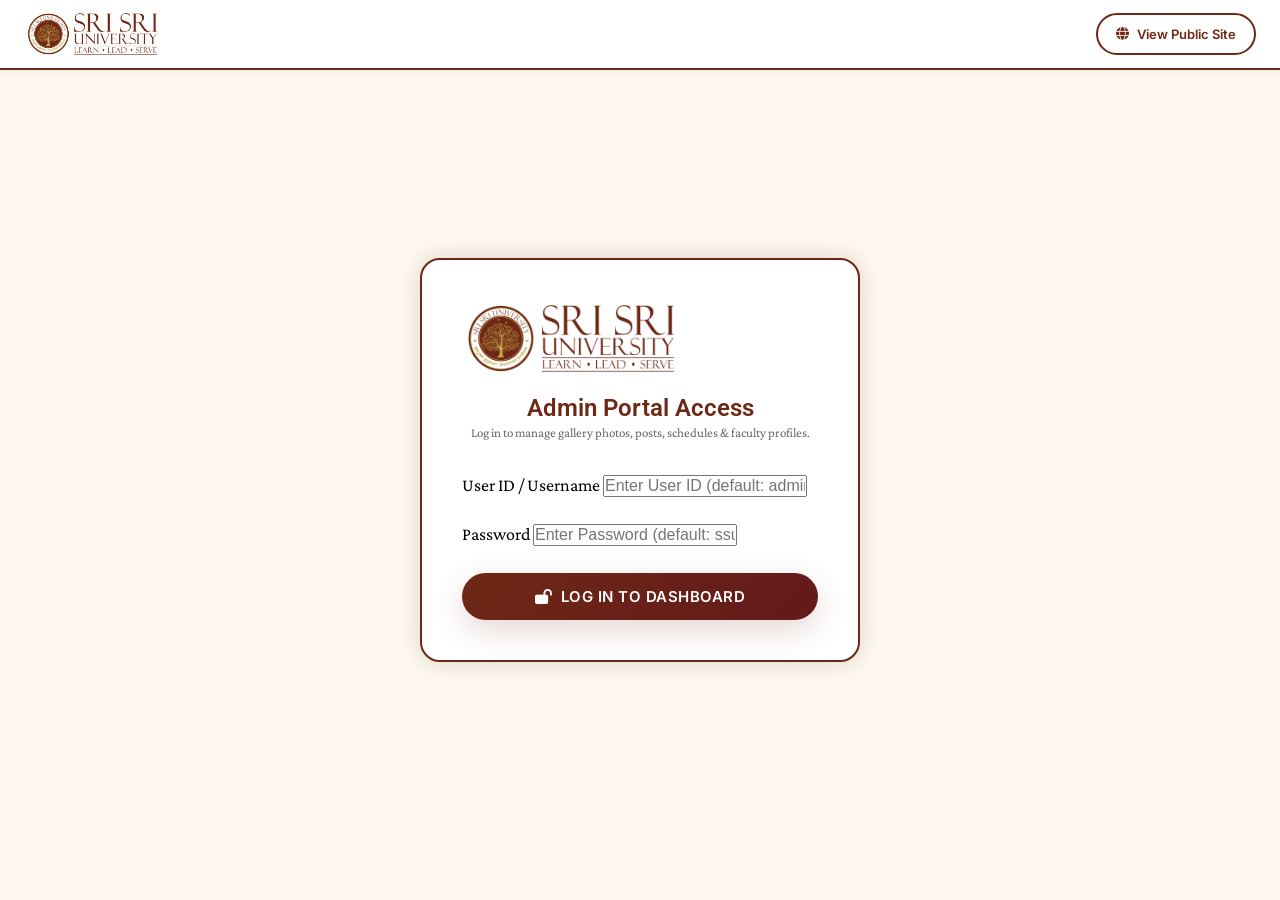
<file: admin.html>
<!DOCTYPE html>
<html lang="en">
<head>
  <meta charset="UTF-8">
  <meta name="viewport" content="width=device-width, initial-scale=1.0">
  <title>Admin Dashboard Portal | Sri Sri University Sports Council</title>
  <meta name="description" content="Official Admin Portal for Sri Sri University Sports Council. Manage photo gallery, news, blogs, events, match schedules, and faculty profiles.">

  <!-- Favicon -->
  <link rel="icon" type="image/png" href="assets/ssu_round_favicon.png">
  <link rel="apple-touch-icon" href="assets/ssu_round_favicon.png">

  <!-- Font Awesome Icons -->
  <link rel="stylesheet" href="https://cdnjs.cloudflare.com/ajax/libs/font-awesome/6.5.1/css/all.min.css">
  
  <!-- Design System CSS -->
  <link rel="stylesheet" href="css/design-system.css">
  <link rel="stylesheet" href="css/main.css">
</head>
<body style="background: var(--color-bg-block);">

  <!-- Admin Top Bar -->
  <header class="ssu-header" style="background: #ffffff; border-bottom: 2px solid var(--color-primary);">
    <div class="header-container">
      <a href="index.html" class="ssu-brand">
        <img src="assets/ssu_logo.png" class="ssu-logo-img" alt="SSU Logo">
      </a>

      <div style="display: flex; align-items: center; gap: 16px;">
        <a href="index.html" class="btn-outline" style="padding: 8px 16px; font-size: 13px;">
          <i class="fas fa-globe"></i> View Public Site
        </a>
        <button id="admin-logout-btn" class="btn-primary" style="display: none; padding: 8px 16px; font-size: 13px; background: var(--color-danger); border-color: var(--color-danger);">
          <i class="fas fa-sign-out-alt"></i> Logout
        </button>
      </div>
    </div>
  </header>

  <!-- LOGIN CONTAINER -->
  <div id="admin-login-container" style="min-height: calc(100vh - 120px); display: flex; align-items: center; justify-content: center; padding: 20px;">
    <div class="card-ssu" style="max-width: 440px; width: 100%; background: #ffffff; padding: 40px; border: 2px solid var(--color-primary); box-shadow: var(--shadow-high);">
      <div style="text-align: center; margin-bottom: 28px;">
        <img src="assets/ssu_logo.png" style="max-width: 220px; height: auto; margin-bottom: 16px;" alt="SSU Seal">
        <h2 style="font-size: 24px; color: var(--color-primary); font-family: var(--font-heading);">Admin Portal Access</h2>
        <p style="font-size: 13px; color: var(--color-text-muted);">Log in to manage gallery photos, posts, schedules & faculty profiles.</p>
      </div>

      <form id="admin-login-form">
        <div class="form-group" style="margin-bottom: 20px;">
          <label class="form-label" for="login-username">User ID / Username</label>
          <input type="text" id="login-username" class="form-input" required placeholder="Enter User ID (default: admin)">
        </div>

        <div class="form-group" style="margin-bottom: 24px;">
          <label class="form-label" for="login-password">Password</label>
          <input type="password" id="login-password" class="form-input" required placeholder="Enter Password (default: ssu@sports2026)">
        </div>

        <div id="login-error-msg" style="display: none; background: #fff2f0; color: var(--color-danger); border: 1px solid var(--color-danger); padding: 10px; border-radius: 8px; font-size: 13px; margin-bottom: 20px; text-align: center;">
          Invalid User ID or Password!
        </div>

        <button type="submit" class="btn-primary" style="width: 100%; text-align: center; justify-content: center; padding: 14px;">
          <i class="fas fa-lock-open"></i> Log In to Dashboard
        </button>
      </form>
    </div>
  </div>

  <!-- DASHBOARD CONTAINER (PROTECTED) -->
  <div id="admin-dashboard-container" style="display: none; padding: 40px 24px;">
    <div class="container-ssu">
      
      <!-- Welcome Header & Quick Stats -->
      <div style="margin-bottom: 32px; display: flex; align-items: center; justify-content: space-between; flex-wrap: wrap; gap: 20px;">
        <div>
          <span class="badge-ssu"><i class="fas fa-user-shield"></i> AUTHENTICATED ADMIN SESSION</span>
          <h1 style="font-size: 32px; color: var(--color-text); margin-top: 6px;">Sports Council Control Center</h1>
        </div>
      </div>

      <!-- Stats Summary Row -->
      <div style="display: grid; grid-template-columns: repeat(auto-fit, minmax(220px, 1fr)); gap: 20px; margin-bottom: 40px;">
        <div class="card-ssu" style="background: #ffffff;">
          <div style="display: flex; align-items: center; gap: 16px;">
            <div style="width: 50px; height: 50px; border-radius: 12px; background: #fff8ee; color: var(--color-primary); display: flex; align-items: center; justify-content: center; font-size: 22px;">
              <i class="fas fa-images"></i>
            </div>
            <div>
              <span style="font-size: 12px; color: var(--color-text-muted); font-weight: 600; text-transform: uppercase;">Gallery Photos</span>
              <h3 id="stat-gallery-count" style="font-size: 28px; color: var(--color-primary); margin: 0;">0</h3>
            </div>
          </div>
        </div>

        <div class="card-ssu" style="background: #ffffff;">
          <div style="display: flex; align-items: center; gap: 16px;">
            <div style="width: 50px; height: 50px; border-radius: 12px; background: #fff8ee; color: var(--color-primary); display: flex; align-items: center; justify-content: center; font-size: 22px;">
              <i class="fas fa-newspaper"></i>
            </div>
            <div>
              <span style="font-size: 12px; color: var(--color-text-muted); font-weight: 600; text-transform: uppercase;">Posts & News</span>
              <h3 id="stat-news-count" style="font-size: 28px; color: var(--color-primary); margin: 0;">0</h3>
            </div>
          </div>
        </div>

        <div class="card-ssu" style="background: #ffffff;">
          <div style="display: flex; align-items: center; gap: 16px;">
            <div style="width: 50px; height: 50px; border-radius: 12px; background: #fff8ee; color: var(--color-primary); display: flex; align-items: center; justify-content: center; font-size: 22px;">
              <i class="fas fa-calendar-alt"></i>
            </div>
            <div>
              <span style="font-size: 12px; color: var(--color-text-muted); font-weight: 600; text-transform: uppercase;">Match Schedules</span>
              <h3 id="stat-schedule-count" style="font-size: 28px; color: var(--color-primary); margin: 0;">0</h3>
            </div>
          </div>
        </div>

        <div class="card-ssu" style="background: #ffffff;">
          <div style="display: flex; align-items: center; gap: 16px;">
            <div style="width: 50px; height: 50px; border-radius: 12px; background: #fff8ee; color: var(--color-primary); display: flex; align-items: center; justify-content: center; font-size: 22px;">
              <i class="fas fa-user-graduate"></i>
            </div>
            <div>
              <span style="font-size: 12px; color: var(--color-text-muted); font-weight: 600; text-transform: uppercase;">Coaches / Faculty</span>
              <h3 id="stat-coaches-count" style="font-size: 28px; color: var(--color-primary); margin: 0;">0</h3>
            </div>
          </div>
        </div>
      </div>

      <!-- Dashboard Tabs Navigation -->
      <div class="portal-tabs-nav" style="margin-bottom: 24px;">
        <button class="portal-tab-btn active" data-tab="gallery-tab">
          <i class="fas fa-images"></i> Manage Gallery Photos
        </button>
        <button class="portal-tab-btn" data-tab="news-tab">
          <i class="fas fa-bullhorn"></i> Manage Posts, Blogs & News
        </button>
        <button class="portal-tab-btn" data-tab="schedule-tab">
          <i class="fas fa-calendar-check"></i> Manage Games & Match Schedules
        </button>
        <button class="portal-tab-btn" data-tab="coaches-tab">
          <i class="fas fa-id-badge"></i> Manage Faculty & Coaches
        </button>
      </div>

      <!-- TAB 1: GALLERY MANAGEMENT PANEL -->
      <div id="gallery-tab" class="dashboard-tab-content card-ssu" style="background: #ffffff;">
        <div style="display: flex; align-items: center; justify-content: space-between; margin-bottom: 24px; flex-wrap: wrap; gap: 12px;">
          <div>
            <h2 style="font-size: 22px; color: var(--color-primary);">Sports Photo Gallery</h2>
            <p style="font-size: 13px; color: var(--color-text-muted);">Add new photos or remove existing ones live on the public site.</p>
          </div>
          <button class="btn-primary" id="btn-open-add-gallery-modal">
            <i class="fas fa-plus"></i> Add New Gallery Photo
          </button>
        </div>

        <div style="overflow-x: auto;">
          <table class="receipt-table">
            <thead>
              <tr style="background: var(--color-bg-block);">
                <th style="padding: 12px;">Preview</th>
                <th style="padding: 12px;">Title</th>
                <th style="padding: 12px;">Category</th>
                <th style="padding: 12px;">Actions</th>
              </tr>
            </thead>
            <tbody id="admin-gallery-table-body">
              <!-- Dynamically populated -->
            </tbody>
          </table>
        </div>
      </div>

      <!-- TAB 2: POSTS / NEWS MANAGEMENT PANEL -->
      <div id="news-tab" class="dashboard-tab-content card-ssu" style="display: none; background: #ffffff;">
        <div style="display: flex; align-items: center; justify-content: space-between; margin-bottom: 24px; flex-wrap: wrap; gap: 12px;">
          <div>
            <h2 style="font-size: 22px; color: var(--color-primary);">Posts, Blogs, Events & Achievements</h2>
            <p style="font-size: 13px; color: var(--color-text-muted);">Create, edit, or delete news items with featured image highlights.</p>
          </div>
          <button class="btn-primary" id="btn-open-add-news-modal">
            <i class="fas fa-plus"></i> Create New Post / News
          </button>
        </div>

        <div style="overflow-x: auto;">
          <table class="receipt-table">
            <thead>
              <tr style="background: var(--color-bg-block);">
                <th style="padding: 12px;">Featured Image</th>
                <th style="padding: 12px;">Title</th>
                <th style="padding: 12px;">Category</th>
                <th style="padding: 12px;">Summary</th>
                <th style="padding: 12px;">Date</th>
                <th style="padding: 12px;">Actions</th>
              </tr>
            </thead>
            <tbody id="admin-news-table-body">
              <!-- Dynamically populated -->
            </tbody>
          </table>
        </div>
      </div>

      <!-- TAB 3: MATCH FIXTURES & GAMES SCHEDULE MANAGEMENT PANEL -->
      <div id="schedule-tab" class="dashboard-tab-content card-ssu" style="display: none; background: #ffffff;">
        <div style="display: flex; align-items: center; justify-content: space-between; margin-bottom: 24px; flex-wrap: wrap; gap: 12px;">
          <div>
            <h2 style="font-size: 22px; color: var(--color-primary);">Intra & Inter Games & Match Schedules</h2>
            <p style="font-size: 13px; color: var(--color-text-muted);">Add, edit, update, or delete tournament fixtures for Intra and Inter University sports.</p>
          </div>
          <button class="btn-primary" id="btn-open-add-schedule-modal">
            <i class="fas fa-plus"></i> Add New Match Schedule
          </button>
        </div>

        <div style="overflow-x: auto;">
          <table class="receipt-table">
            <thead>
              <tr style="background: var(--color-bg-block);">
                <th style="padding: 12px;">Tournament Type</th>
                <th style="padding: 12px;">Date & Time</th>
                <th style="padding: 12px;">Sport Event</th>
                <th style="padding: 12px;">Teams / Matchup</th>
                <th style="padding: 12px;">Venue / Ground</th>
                <th style="padding: 12px;">Status</th>
                <th style="padding: 12px;">Actions</th>
              </tr>
            </thead>
            <tbody id="admin-schedule-table-body">
              <!-- Dynamically populated -->
            </tbody>
          </table>
        </div>
      </div>

      <!-- TAB 4: COACHES / FACULTY MANAGEMENT PANEL -->
      <div id="coaches-tab" class="dashboard-tab-content card-ssu" style="display: none; background: #ffffff;">
        <div style="display: flex; align-items: center; justify-content: space-between; margin-bottom: 24px; flex-wrap: wrap; gap: 12px;">
          <div>
            <h2 style="font-size: 22px; color: var(--color-primary);">Coaches & Faculty Profiles</h2>
            <p style="font-size: 13px; color: var(--color-text-muted);">Add, update, or remove trainer profiles displayed on the website.</p>
          </div>
          <button class="btn-primary" id="btn-open-add-coach-modal">
            <i class="fas fa-plus"></i> Add New Coach Profile
          </button>
        </div>

        <div style="overflow-x: auto;">
          <table class="receipt-table">
            <thead>
              <tr style="background: var(--color-bg-block);">
                <th style="padding: 12px;">Photo</th>
                <th style="padding: 12px;">Name</th>
                <th style="padding: 12px;">Role & Specialization</th>
                <th style="padding: 12px;">Contact</th>
                <th style="padding: 12px;">Actions</th>
              </tr>
            </thead>
            <tbody id="admin-coaches-table-body">
              <!-- Dynamically populated -->
            </tbody>
          </table>
        </div>
      </div>

    </div>
  </div>

  <!-- ADMIN MODALS -->

  <!-- Modal 1: Add Gallery Photo -->
  <div class="modal-overlay" id="modal-add-gallery">
    <div class="modal-card">
      <button type="button" class="modal-close-btn"><i class="fas fa-times"></i></button>
      <h3 style="font-size: 22px; color: var(--color-primary); margin-bottom: 20px;">Add New Gallery Photo</h3>
      <form id="form-add-gallery">
        <div class="form-group" style="margin-bottom: 16px;">
          <label class="form-label">Photo Title</label>
          <input type="text" id="gal-input-title" class="form-input" required placeholder="e.g. Volleyball Inter-College Trophy">
        </div>
        <div class="form-group" style="margin-bottom: 16px;">
          <label class="form-label">Category</label>
          <select id="gal-input-category" class="form-select" required>
            <option value="winners">Winners & Trophy Section</option>
            <option value="ceremony">Closing Ceremony & Fest Highlights</option>
            <option value="press">Newspaper Spotlight</option>
            <option value="events">General Events & Fest</option>
            <option value="cricket">Cricket & Basketball</option>
            <option value="football">Football & Futsal</option>
            <option value="volleyball">Volleyball</option>
          </select>
        </div>
        <div class="form-group" style="margin-bottom: 24px;">
          <label class="form-label">Image URL / File Path</label>
          <input type="text" id="gal-input-url" class="form-input" required placeholder="e.g. https://images.unsplash.com/... or assets/photo.jpg">
        </div>
        <button type="submit" class="btn-primary" style="width: 100%; text-align: center; justify-content: center;">
          <i class="fas fa-save"></i> Save Photo to Gallery
        </button>
      </form>
    </div>
  </div>

  <!-- Modal 2: Add/Edit Post News (with Featured Image URL) -->
  <div class="modal-overlay" id="modal-news-form">
    <div class="modal-card">
      <button type="button" class="modal-close-btn"><i class="fas fa-times"></i></button>
      <h3 id="news-modal-title" style="font-size: 22px; color: var(--color-primary); margin-bottom: 20px;">Create Post / News</h3>
      <form id="form-news-save">
        <input type="hidden" id="news-input-id">
        <div class="form-group" style="margin-bottom: 16px;">
          <label class="form-label">Post Title</label>
          <input type="text" id="news-input-title" class="form-input" required placeholder="e.g. Collympics 2026 Registration Opened">
        </div>
        <div class="form-group" style="margin-bottom: 16px;">
          <label class="form-label">Category / Tag</label>
          <input type="text" id="news-input-category" class="form-input" required placeholder="e.g. Veerodaya 2026 / Cricket League">
        </div>
        <div class="form-group" style="margin-bottom: 16px;">
          <label class="form-label">Featured Image URL</label>
          <input type="text" id="news-input-imageurl" class="form-input" placeholder="e.g. https://images.unsplash.com/photo-1578269174936-2709b6aeb913">
        </div>
        <div class="form-group" style="margin-bottom: 16px;">
          <label class="form-label">Summary Description</label>
          <textarea id="news-input-summary" class="form-input" rows="3" required placeholder="Brief description of the announcement..."></textarea>
        </div>
        <div class="form-group" style="margin-bottom: 24px;">
          <label class="form-label">Date String</label>
          <input type="text" id="news-input-date" class="form-input" required placeholder="e.g. August 2026">
        </div>
        <button type="submit" class="btn-primary" style="width: 100%; text-align: center; justify-content: center;">
          <i class="fas fa-save"></i> Save Post
        </button>
      </form>
    </div>
  </div>

  <!-- Modal 3: Add/Edit Match Schedule -->
  <div class="modal-overlay" id="modal-schedule-form">
    <div class="modal-card">
      <button type="button" class="modal-close-btn"><i class="fas fa-times"></i></button>
      <h3 id="sch-modal-title" style="font-size: 22px; color: var(--color-primary); margin-bottom: 20px;">Match Schedule Fixture</h3>
      <form id="form-schedule-save">
        <input type="hidden" id="sch-input-id">
        <div class="form-group" style="margin-bottom: 16px;">
          <label class="form-label">Tournament Type</label>
          <select id="sch-input-type" class="form-select" required>
            <option value="intra">Intra-University (Collympics)</option>
            <option value="inter">Inter-University (Veerodaya 2026)</option>
          </select>
        </div>
        <div class="form-group" style="margin-bottom: 16px;">
          <label class="form-label">Date & Time</label>
          <input type="text" id="sch-input-date" class="form-input" required placeholder="e.g. 28 Aug 2026 - 4:00 PM">
        </div>
        <div class="form-group" style="margin-bottom: 16px;">
          <label class="form-label">Sport Event Name</label>
          <input type="text" id="sch-input-sport" class="form-input" required placeholder="e.g. Volleyball Mens / Cricket T20">
        </div>
        <div class="form-group" style="margin-bottom: 16px;">
          <label class="form-label">Teams / Matchup Details</label>
          <input type="text" id="sch-input-matchup" class="form-input" required placeholder="e.g. FOAG Spikers vs FCIS Strikers">
        </div>
        <div class="form-group" style="margin-bottom: 16px;">
          <label class="form-label">Venue / Ground</label>
          <input type="text" id="sch-input-venue" class="form-input" required placeholder="e.g. SSU Synthetic Court 1">
        </div>
        <div class="form-group" style="margin-bottom: 24px;">
          <label class="form-label">Status Badge</label>
          <input type="text" id="sch-input-status" class="form-input" required placeholder="e.g. UPCOMING / CONFIRMED / SCHEDULED">
        </div>
        <button type="submit" class="btn-primary" style="width: 100%; text-align: center; justify-content: center;">
          <i class="fas fa-save"></i> Save Match Schedule
        </button>
      </form>
    </div>
  </div>

  <!-- Modal 4: Add/Edit Coach Profile -->
  <div class="modal-overlay" id="modal-coach-form">
    <div class="modal-card">
      <button type="button" class="modal-close-btn"><i class="fas fa-times"></i></button>
      <h3 id="coach-modal-title" style="font-size: 22px; color: var(--color-primary); margin-bottom: 20px;">Coach / Faculty Profile</h3>
      <form id="form-coach-save">
        <input type="hidden" id="coach-input-id">
        <div class="form-group" style="margin-bottom: 12px;">
          <label class="form-label">Full Name</label>
          <input type="text" id="coach-input-name" class="form-input" required placeholder="e.g. Pravat Kumar Nayak">
        </div>
        <div class="form-group" style="margin-bottom: 12px;">
          <label class="form-label">Role Title</label>
          <input type="text" id="coach-input-role" class="form-input" required placeholder="e.g. Cricket Head Coach">
        </div>
        <div class="form-group" style="margin-bottom: 12px;">
          <label class="form-label">Years of Experience</label>
          <input type="text" id="coach-input-exp" class="form-input" required placeholder="e.g. 10 Years Experience">
        </div>
        <div class="form-group" style="margin-bottom: 12px;">
          <label class="form-label">Qualification & Certifications</label>
          <input type="text" id="coach-input-qual" class="form-input" required placeholder="e.g. BCCI L2 Coach / NIS Diploma">
        </div>
        <div class="form-group" style="margin-bottom: 12px;">
          <label class="form-label">Email ID</label>
          <input type="email" id="coach-input-email" class="form-input" required placeholder="e.g. coach@srisriuniversity.edu.in">
        </div>
        <div class="form-group" style="margin-bottom: 12px;">
          <label class="form-label">Phone Number</label>
          <input type="text" id="coach-input-phone" class="form-input" required placeholder="e.g. +91 9876543210">
        </div>
        <div class="form-group" style="margin-bottom: 20px;">
          <label class="form-label">Photo Image Path / URL</label>
          <input type="text" id="coach-input-photo" class="form-input" required placeholder="e.g. profile photos/Prabhat Kumar Nayak.jpg">
        </div>
        <button type="submit" class="btn-primary" style="width: 100%; text-align: center; justify-content: center;">
          <i class="fas fa-save"></i> Save Coach Profile
        </button>
      </form>
    </div>
  </div>

  <!-- Scripts -->
  <script src="js/data-store.js"></script>
  <script src="js/admin-portal.js"></script>
</body>
</html>
</file>
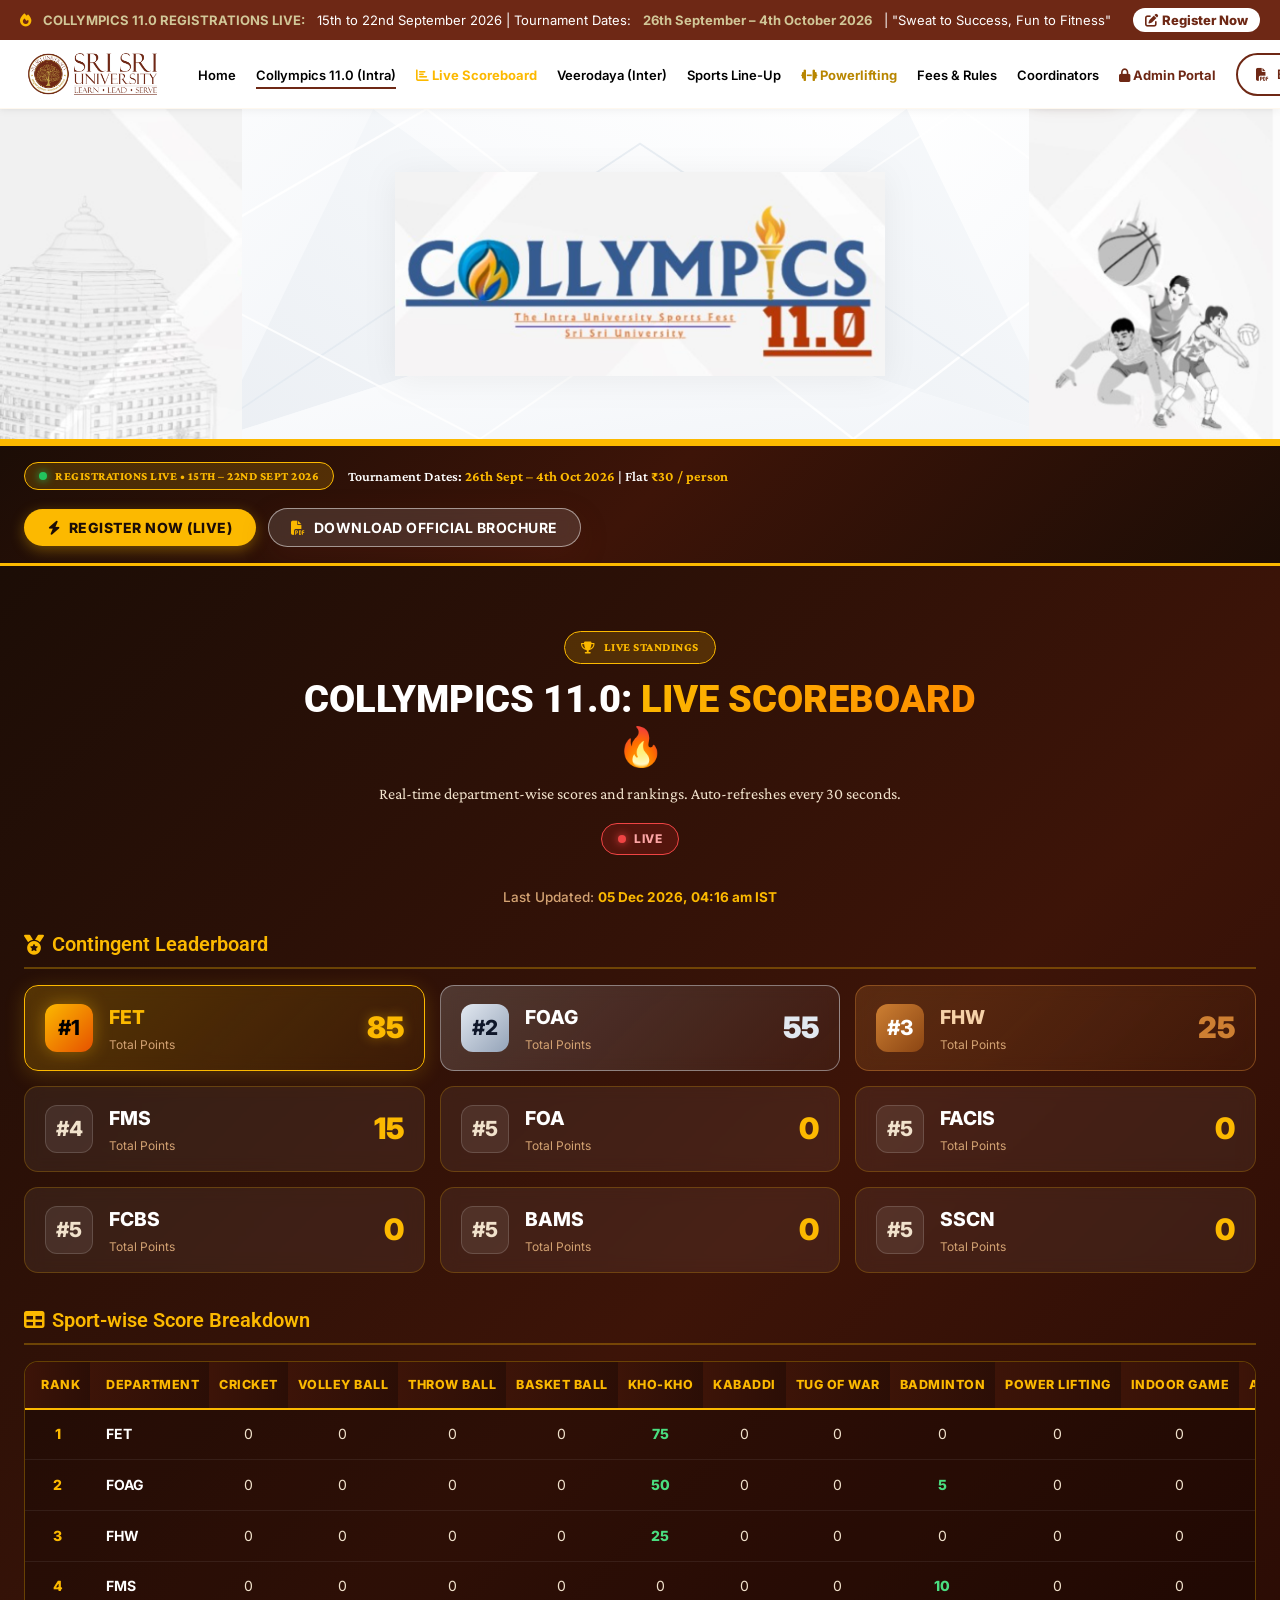
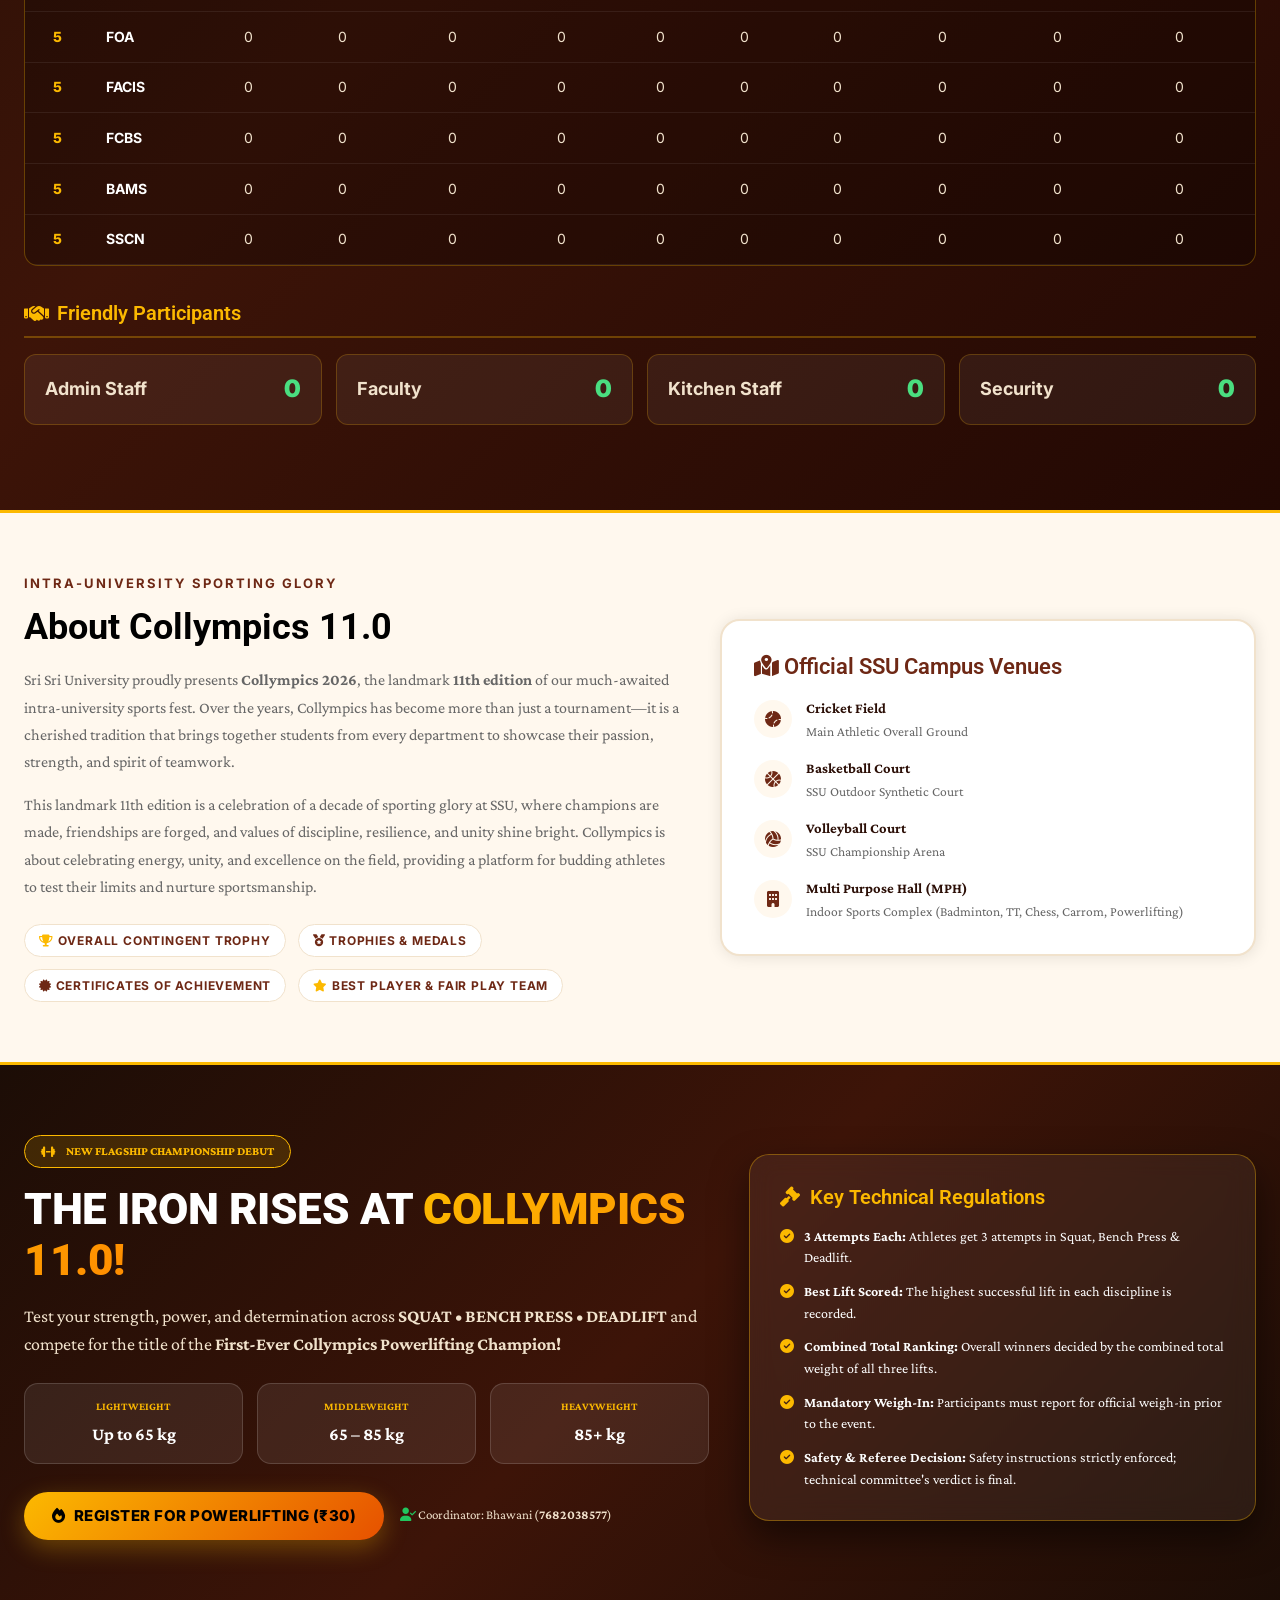
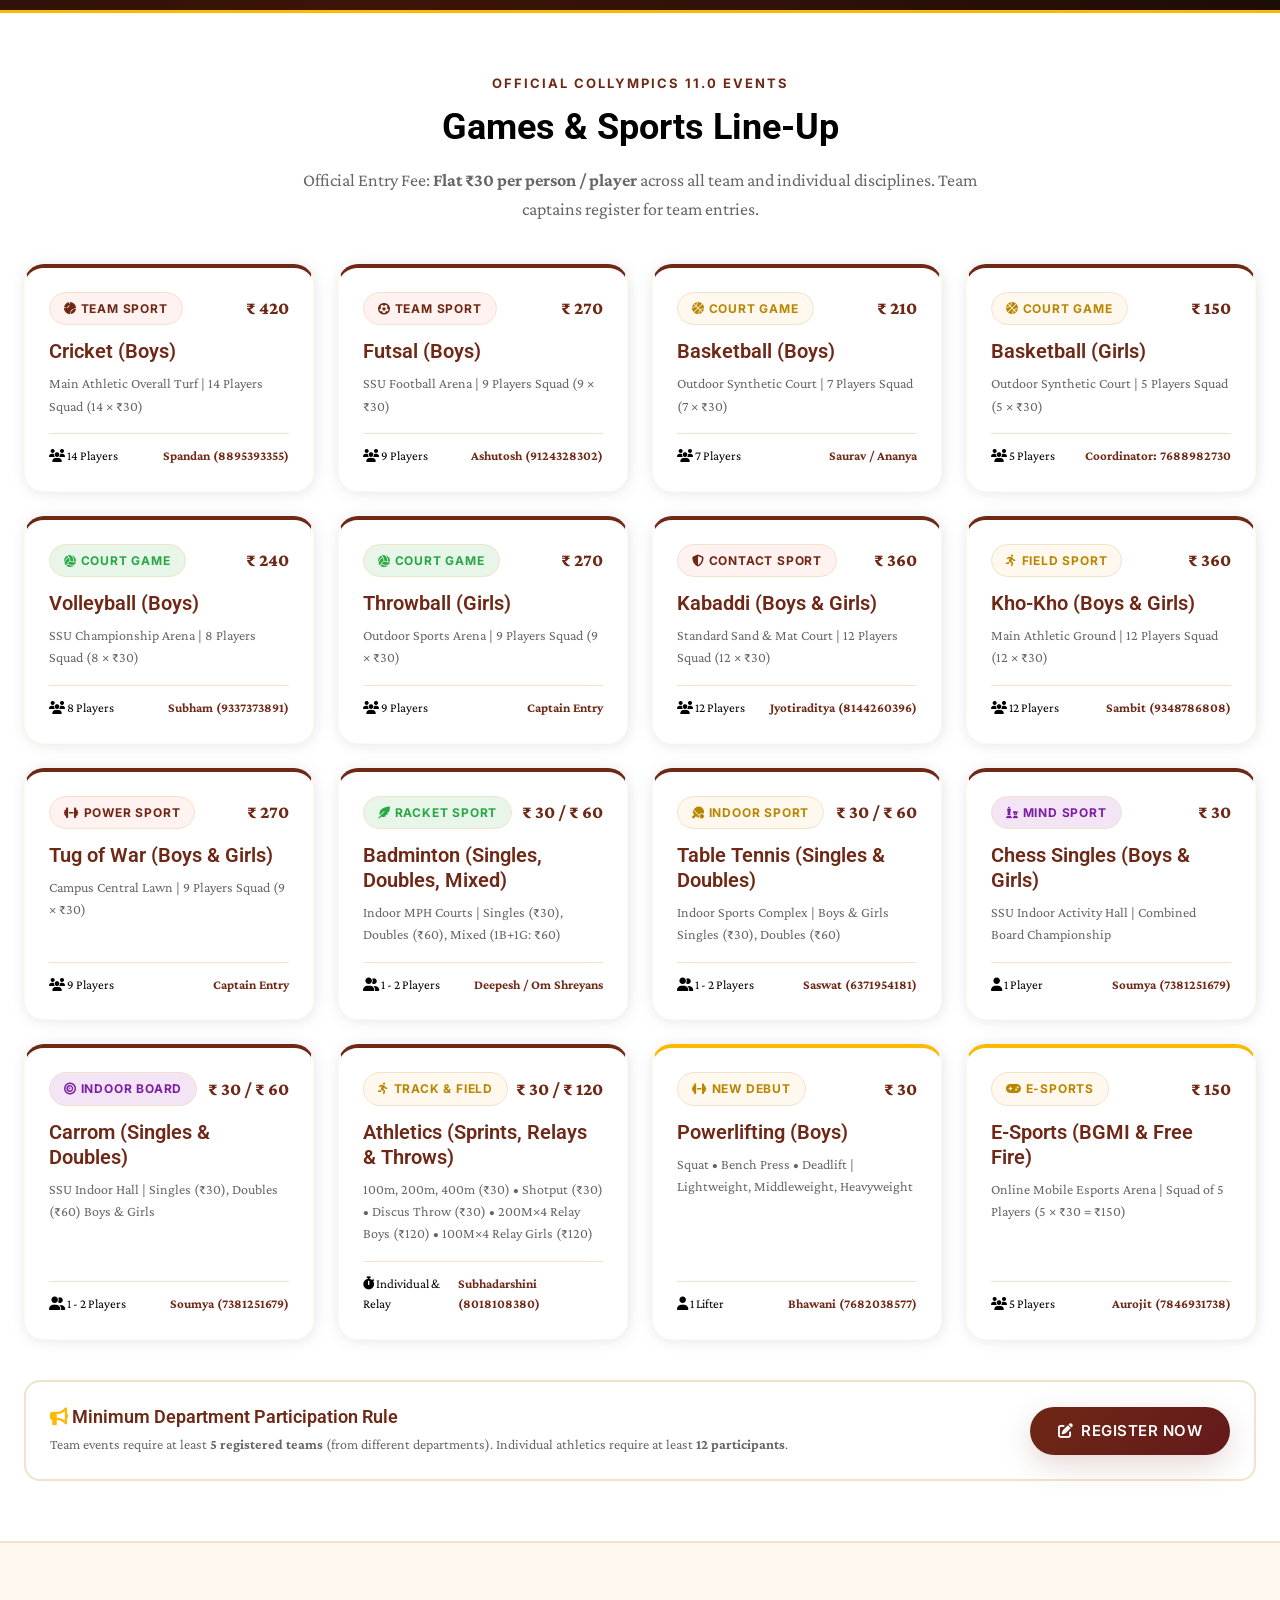
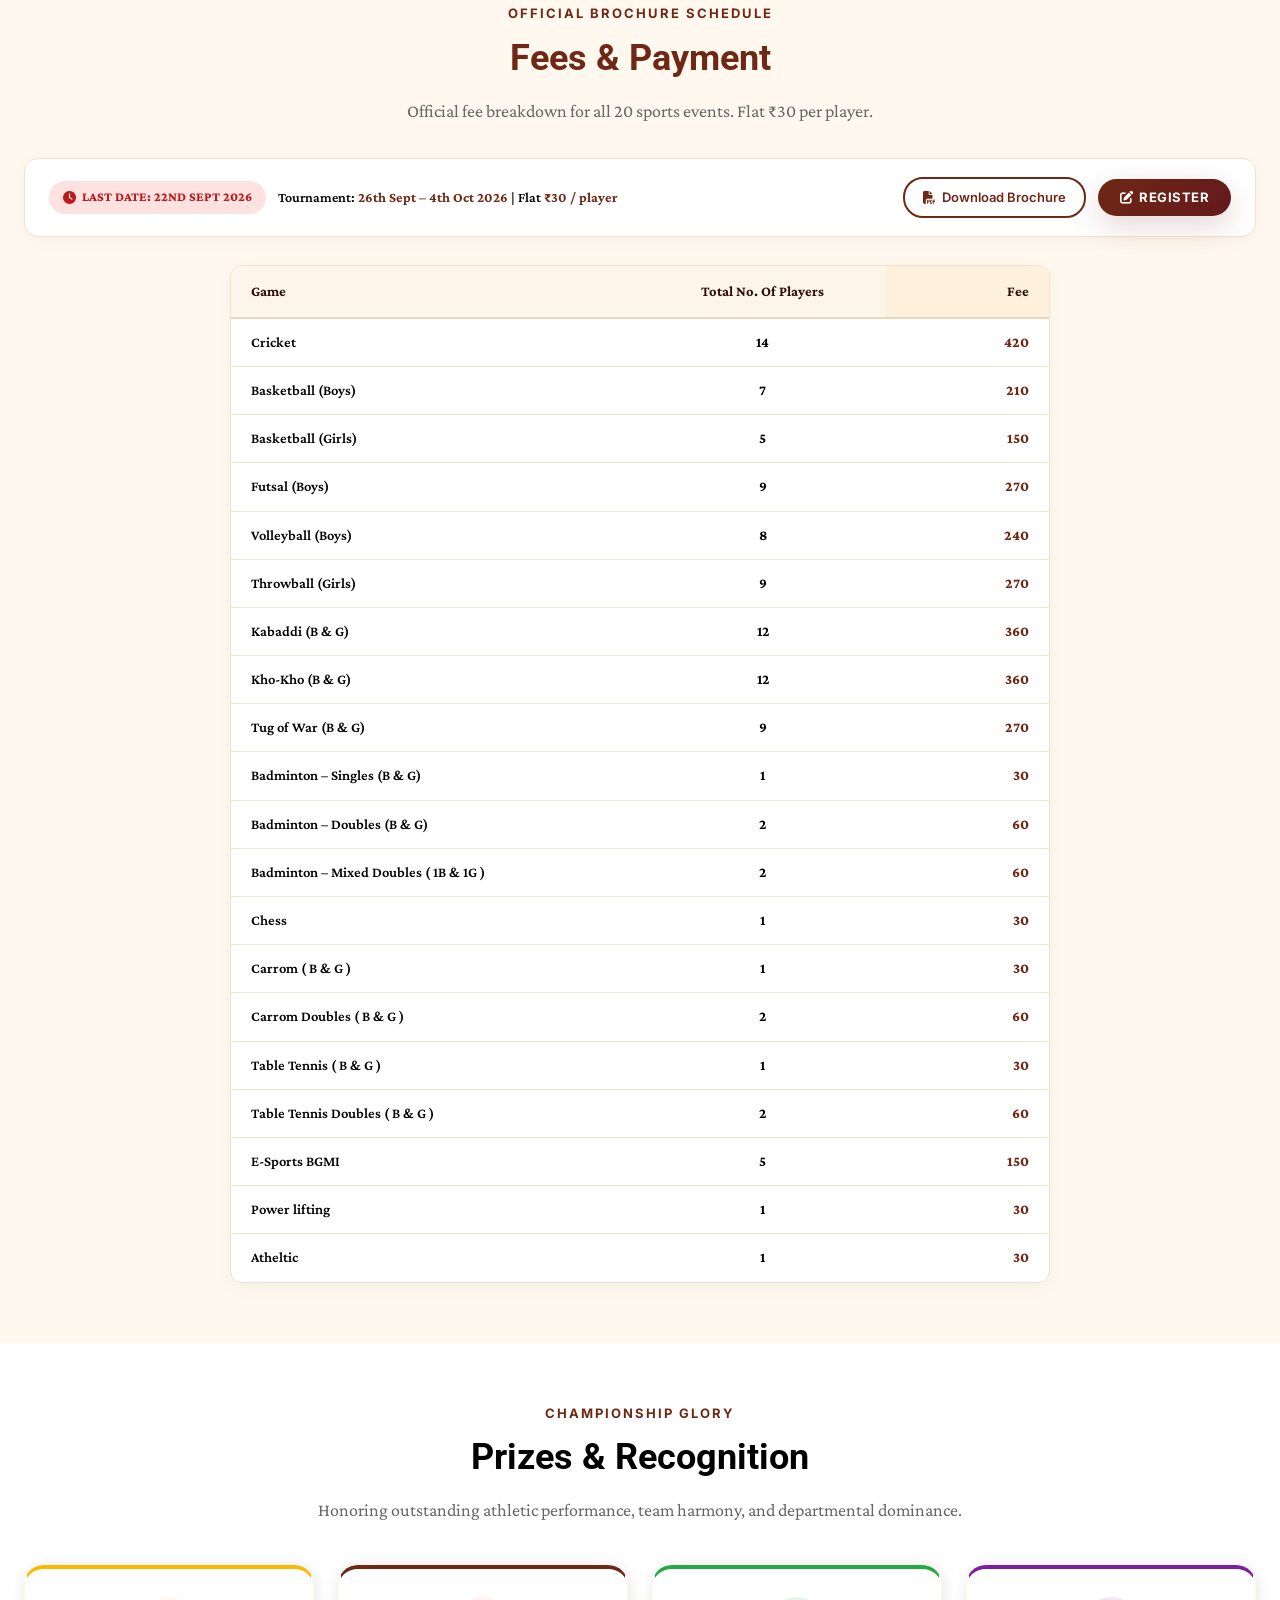
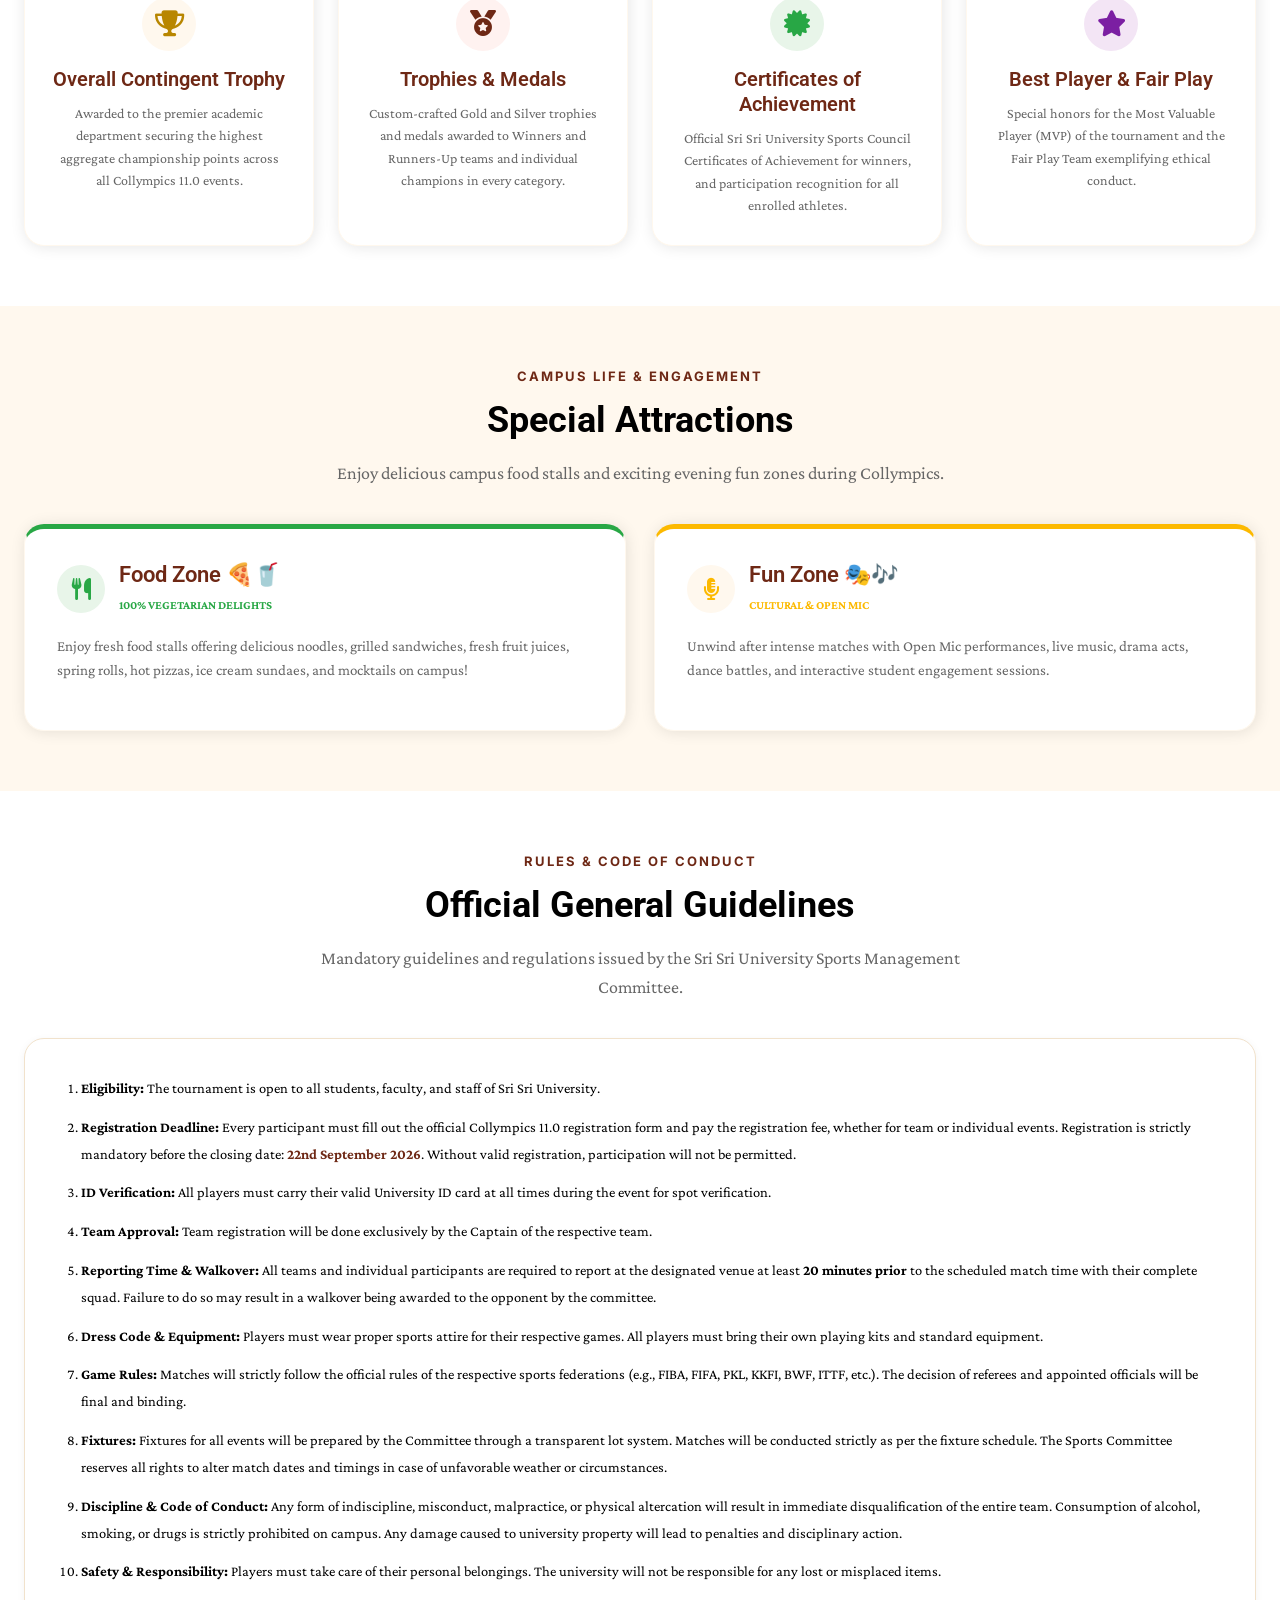
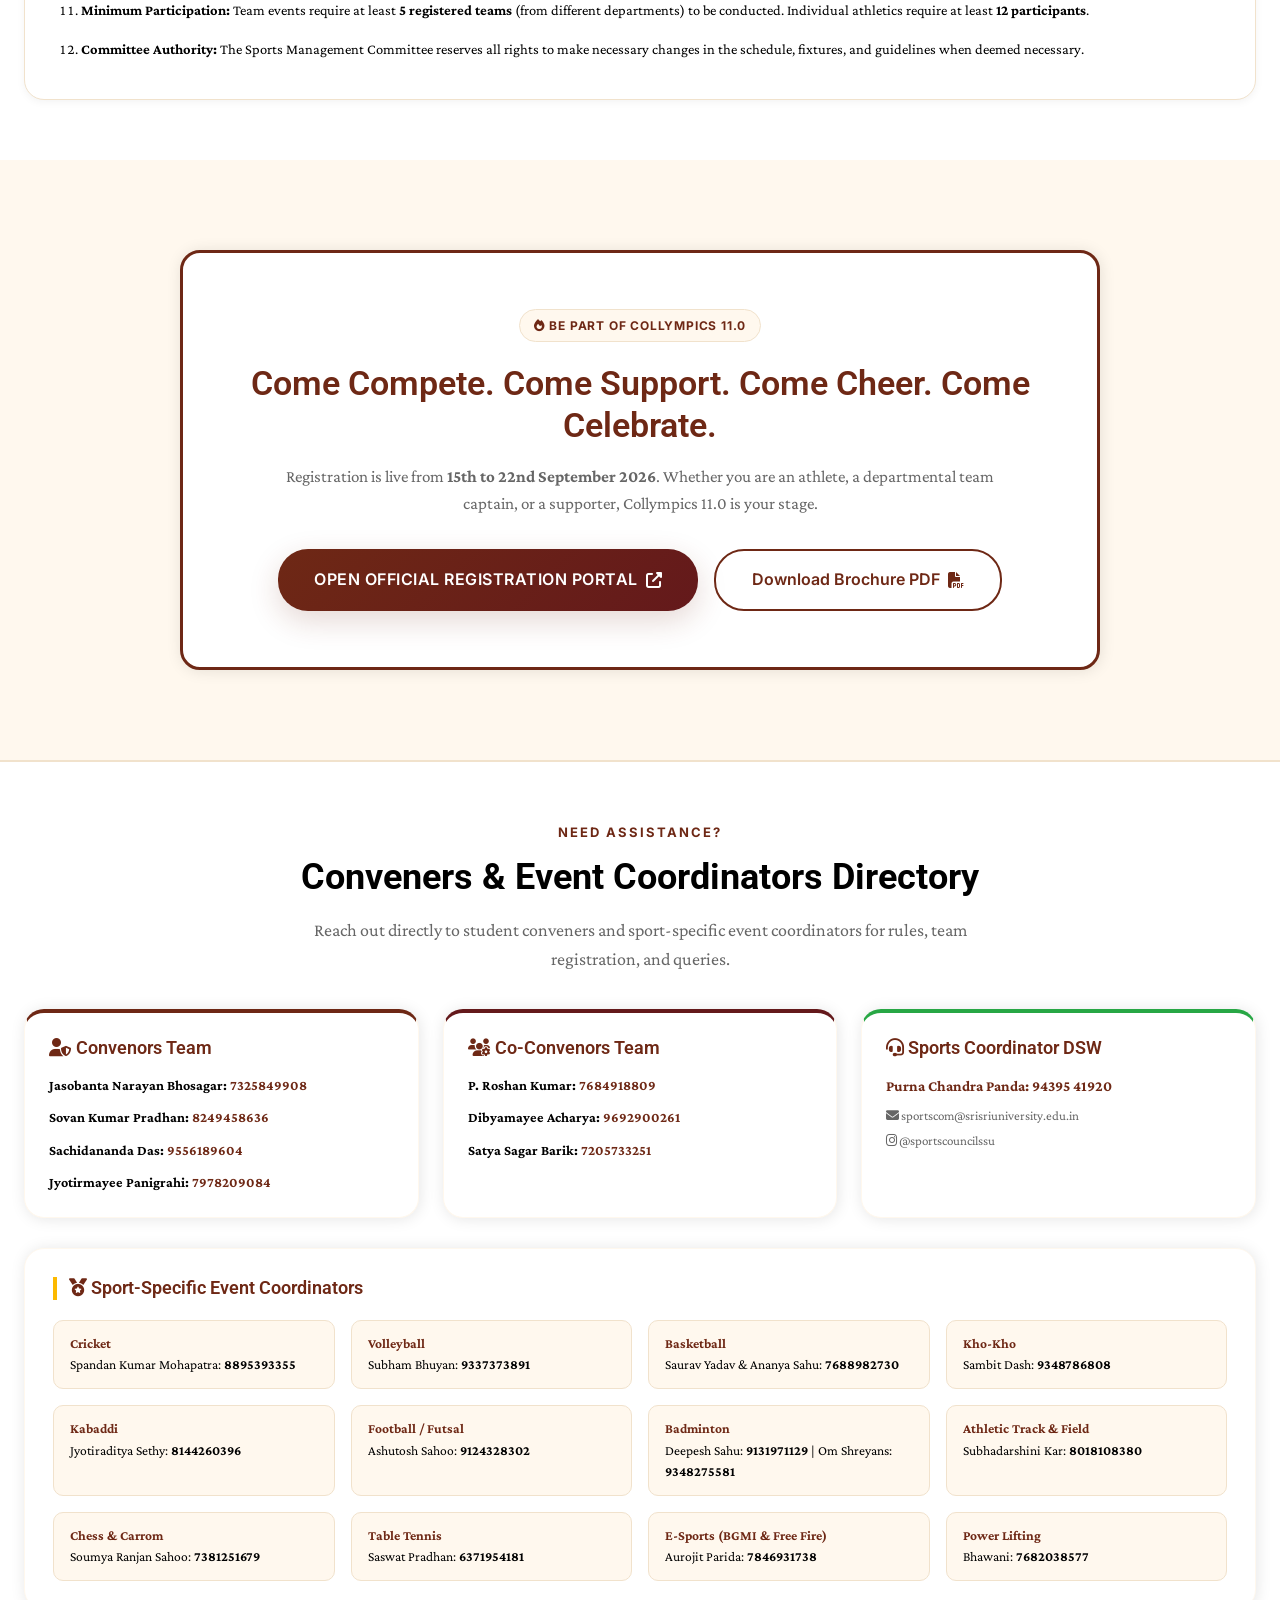
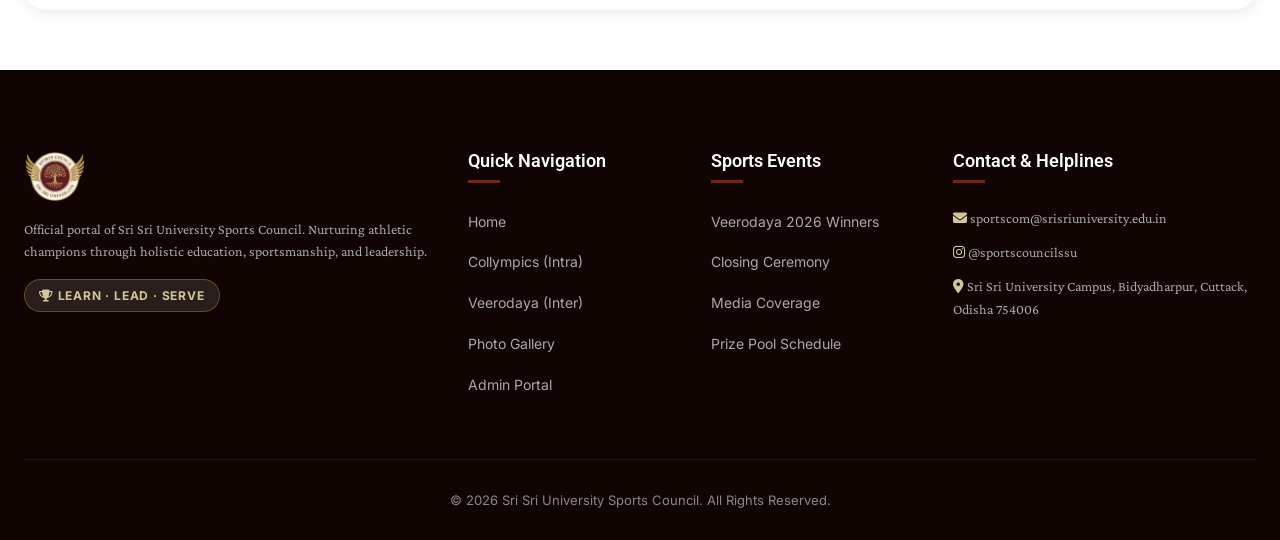
<file: intra-university.html>
<!DOCTYPE html>
<html lang="en">
<head>
  <meta charset="UTF-8">
  <meta name="viewport" content="width=device-width, initial-scale=1.0">
  <title>COLLYMPICS | Annual Intra-University Sports Fest | Sri Sri University</title>
  <meta name="description" content="Official Collympics Intra-University Sports Fest of Sri Sri University. 'Sweat to Success, Fun to Fitness'. Official brochure PDF, games line-up, fee structure, E-Sports championship, Food & Fun zones, conveners directory, and general guidelines.">

  <!-- Favicon -->
  <link rel="icon" type="image/png" href="assets/ssu_round_favicon.png">
  <link rel="apple-touch-icon" href="assets/ssu_round_favicon.png">

  <!-- Font Awesome Icons -->
  <link rel="stylesheet" href="https://cdnjs.cloudflare.com/ajax/libs/font-awesome/6.5.1/css/all.min.css">
  
  <!-- Design System CSS -->
  <link rel="stylesheet" href="css/design-system.css">
  <link rel="stylesheet" href="css/main.css">
</head>
<body>

  <!-- Top Announcement Bar -->
  <div class="top-announcement-bar">
    <i class="fas fa-fire" style="color: #fcb900;"></i> <strong>COLLYMPICS 11.0 REGISTRATIONS LIVE:</strong> 15th to 22nd September 2026 | Tournament Dates: <strong>26th September – 4th October 2026</strong> | "Sweat to Success, Fun to Fitness"
    <a href="https://app.srisriuniversity.edu.in/collympic-2026/" target="_blank" rel="noopener" style="background: #ffffff; color: var(--color-primary); padding: 3px 12px; border-radius: 20px; font-weight: 800; text-decoration: none; margin-left: 10px; display: inline-flex; align-items: center; gap: 4px;">
      <i class="fas fa-edit"></i> Register Now
    </a>
  </div>

  <!-- Header Navigation -->
  <header class="ssu-header" id="site-header">
    <div class="header-container">
      <a href="index.html" class="ssu-brand">
        <img src="assets/ssu_logo.png" class="ssu-logo-img" alt="Sri Sri University Logo">
      </a>

      <nav>
        <ul class="nav-menu" id="nav-menu">
          <li><a href="index.html" class="nav-link">Home</a></li>
          <li><a href="intra-university.html" class="nav-link active">Collympics 11.0 (Intra)</a></li>
          <li><a href="#live-scoreboard" class="nav-link" style="color: #fcb900; font-weight: 700;"><i class="fas fa-chart-bar"></i> Live Scoreboard</a></li>
          <li><a href="inter-university.html" class="nav-link">Veerodaya (Inter)</a></li>
          <li><a href="#sports-events" class="nav-link">Sports Line-Up</a></li>
          <li><a href="#powerlifting" class="nav-link" style="color: #b88600; font-weight: 700;"><i class="fas fa-dumbbell"></i> Powerlifting</a></li>
          <li><a href="#fees-table" class="nav-link">Fees & Rules</a></li>
          <li><a href="#contacts" class="nav-link">Coordinators</a></li>
          <li><a href="admin.html" class="nav-link" style="color: var(--color-primary); font-weight: 700;"><i class="fas fa-lock"></i> Admin Portal</a></li>
        </ul>
      </nav>

      <div style="display: flex; align-items: center; gap: 10px; flex-shrink: 0;">
        <a href="assets/collympics_11_brochure.pdf" download="Collympics_11_SSU_Brochure.pdf" target="_blank" class="btn-outline header-hide-mobile">
          <i class="fas fa-file-pdf"></i> Brochure PDF
        </a>
        <a href="https://app.srisriuniversity.edu.in/collympic-2026/" target="_blank" rel="noopener" class="btn-primary header-action-btn" style="background: linear-gradient(135deg, var(--color-primary), #a63103);">
          <i class="fas fa-bolt"></i> REGISTER NOW
        </a>
        <button class="mobile-menu-toggle" id="mobile-menu-toggle" aria-label="Toggle navigation menu">
          <i class="fas fa-bars"></i>
        </button>
      </div>
    </div>
  </header>

  <main>
    <!-- TOP COLLYMPICS CUSTOM DESIGNED HERO SECTION -->
    <section class="collympics-custom-hero">
      <!-- Full-Width Geometric Polygonal Facets Background -->
      <div class="hero-poly-bg">
        <svg viewBox="0 0 1440 334" preserveAspectRatio="none" class="hero-facet-svg">
          <defs>
            <linearGradient id="facetA" x1="0%" y1="0%" x2="100%" y2="100%">
              <stop offset="0%" stop-color="#ffffff"/>
              <stop offset="100%" stop-color="#f1f4f8"/>
            </linearGradient>
            <linearGradient id="facetB" x1="100%" y1="0%" x2="0%" y2="100%">
              <stop offset="0%" stop-color="#f8fafc"/>
              <stop offset="100%" stop-color="#e9edf2"/>
            </linearGradient>
            <linearGradient id="facetC" x1="0%" y1="100%" x2="100%" y2="0%">
              <stop offset="0%" stop-color="#f5f7fa"/>
              <stop offset="100%" stop-color="#ffffff"/>
            </linearGradient>
          </defs>
          <polygon points="0,0 420,0 240,334 0,334" fill="url(#facetA)" opacity="0.95"/>
          <polygon points="420,0 720,195 240,334" fill="url(#facetB)" opacity="0.85"/>
          <polygon points="420,0 1020,0 720,195" fill="url(#facetC)" opacity="0.95"/>
          <polygon points="1020,0 1440,0 1440,334 1200,334" fill="url(#facetA)" opacity="0.95"/>
          <polygon points="720,195 1020,0 1200,334" fill="url(#facetB)" opacity="0.85"/>
          <polygon points="240,334 720,195 1200,334 720,334" fill="url(#facetA)" opacity="0.95"/>
          
          <polyline points="0,250 480,0 960,334 1440,0" fill="none" stroke="rgba(255,255,255,0.95)" stroke-width="2.5"/>
          <polyline points="220,334 720,35 1220,334" fill="none" stroke="rgba(225,232,240,0.7)" stroke-width="2"/>
          <polyline points="0,80 540,334 1080,0 1440,230" fill="none" stroke="rgba(255,255,255,0.85)" stroke-width="2"/>
        </svg>
      </div>

      <!-- Left Landmark Wing: Sri Sri University Building Illustration -->
      <div class="hero-landmark-wing">
        <img src="assets/collympics_building_art.png" alt="Sri Sri University Campus Architecture" class="hero-building-art">
      </div>

      <!-- Center Hero Stage: Official Collympics Branding Emblem -->
      <div class="hero-brand-stage">
        <img src="assets/collympics_11_emblem.png" alt="Collympics 11.0 - The Intra University Sports Fest, Sri Sri University" class="hero-emblem-art">
      </div>

      <!-- Right Athletic Wing: Dynamic Sports Figures -->
      <div class="hero-athletics-wing">
        <img src="assets/collympics_athletes_art.png" alt="Collympics Athletes in Action" class="hero-athletes-art">
      </div>
    </section>

      <!-- Hero Action & Live Registration Strip -->
      <div class="hero-collympics-strip" style="background: linear-gradient(135deg, #1c0d06 0%, #3d1408 50%, #1c0d06 100%); border-top: 3px solid #fcb900; padding: 16px 24px; box-shadow: 0 4px 20px rgba(0,0,0,0.18); line-height: normal;">
        <div class="container-ssu hero-collympics-strip-container" style="display: flex; align-items: center; justify-content: space-between; gap: 18px; flex-wrap: wrap;">
          <div class="hero-strip-info" style="display: flex; align-items: center; gap: 14px; flex-wrap: wrap;">
            <div style="background: rgba(252, 185, 0, 0.18); border: 1.5px solid #fcb900; padding: 6px 14px; border-radius: 30px; display: inline-flex; align-items: center; gap: 8px;">
              <span style="display: inline-block; width: 8px; height: 8px; background: #22c55e; border-radius: 50%; box-shadow: 0 0 8px #22c55e;"></span>
              <span style="font-size: 12px; font-weight: 800; color: #fcb900; letter-spacing: 0.5px; text-transform: uppercase;">
                REGISTRATIONS LIVE • 15TH – 22ND SEPT 2026
              </span>
            </div>
            <span style="font-size: 14px; color: #ffffff; font-weight: 600;">
              Tournament Dates: <strong style="color: #fcb900;">26th Sept – 4th Oct 2026</strong> | Flat <strong style="color: #fcb900;">₹30 / person</strong>
            </span>
          </div>

          <div class="hero-strip-actions" style="display: flex; gap: 12px; align-items: center; flex-wrap: wrap;">
            <a href="https://app.srisriuniversity.edu.in/collympic-2026/" target="_blank" rel="noopener" class="btn-primary" style="background: #fcb900; color: #1c0d06 !important; font-weight: 800; font-size: 14px; padding: 10px 24px; border-radius: 30px; box-shadow: 0 4px 14px rgba(252,185,0,0.35); border: none; display: inline-flex; align-items: center; gap: 8px;">
              <i class="fas fa-bolt"></i> Register Now (Live)
            </a>
            <a href="assets/collympics_11_brochure.pdf" download="Collympics_11_SSU_Brochure.pdf" target="_blank" class="btn-primary" style="background: rgba(255,255,255,0.12); color: #ffffff !important; border: 1.5px solid rgba(255,255,255,0.5); font-weight: 700; font-size: 14px; padding: 10px 22px; border-radius: 30px; backdrop-filter: blur(8px); display: inline-flex; align-items: center; gap: 8px;">
              <i class="fas fa-file-pdf" style="color: #fcb900;"></i> Download Official Brochure
            </a>
          </div>
        </div>
      </div>
    </section>

    <!-- LIVE SCOREBOARD SECTION — COLLYMPICS 11.0 -->
    <section class="section-ssu" id="live-scoreboard" style="background: linear-gradient(135deg, #1c0d06 0%, #3d1408 50%, #220803 100%); color: #ffffff; padding: 65px 24px; position: relative; overflow: hidden; border-top: 3px solid #fcb900; border-bottom: 3px solid #fcb900;">
      <div class="container-ssu">
        <div class="section-header" style="text-align: center; margin-bottom: 32px;">
          <div style="display: inline-flex; align-items: center; gap: 8px; background: rgba(252, 185, 0, 0.18); border: 1.5px solid #fcb900; padding: 6px 16px; border-radius: 30px; font-size: 12px; font-weight: 800; color: #fcb900; margin-bottom: 12px; text-transform: uppercase; letter-spacing: 0.5px;">
            <i class="fas fa-trophy"></i> LIVE STANDINGS
          </div>
          <h2 class="section-title" style="color: #ffffff; font-size: clamp(26px, 3.2vw, 38px); font-family: var(--font-heading); font-weight: 900; margin-bottom: 10px;">
            COLLYMPICS 11.0: <span style="background: linear-gradient(135deg, #fcb900, #ff8c00); -webkit-background-clip: text; -webkit-text-fill-color: transparent;">LIVE SCOREBOARD</span> 🔥
          </h2>
          <p class="section-description" style="color: #f1e2cc; font-size: 16px; max-width: 650px; margin: 0 auto 16px;">
            Real-time department-wise scores and rankings. Auto-refreshes every 30 seconds.
          </p>
          <div style="display: inline-flex; align-items: center; gap: 8px; background: rgba(220, 38, 38, 0.2); border: 1.5px solid #ef4444; padding: 5px 16px; border-radius: 20px; font-size: 12px; color: #fca5a5; font-weight: 800; letter-spacing: 0.5px; font-family: var(--font-sans);">
            <span style="width: 8px; height: 8px; background: #ef4444; border-radius: 50%; display: inline-block; animation: livePulse 1.5s infinite; box-shadow: 0 0 8px #ef4444;"></span>
            LIVE
          </div>
        </div>

        <!-- Last Updated -->
        <div id="sb-last-updated" style="text-align: center; color: #d4a373; font-size: 13.5px; margin-bottom: 24px; font-family: var(--font-sans); font-weight: 500;"></div>

        <!-- Loading State -->
        <div id="sb-loading" style="text-align: center; padding: 40px; color: #f1e2cc; font-family: var(--font-sans);">
          <div style="width: 40px; height: 40px; border: 4px solid rgba(252,185,0,0.25); border-top-color: #fcb900; border-radius: 50%; animation: sbSpin 0.8s linear infinite; margin: 0 auto 15px;"></div>
          Loading scores...
        </div>

        <!-- Scoreboard Content (hidden until loaded) -->
        <div id="sb-content" style="display: none;">

          <!-- Leaderboard Cards -->
          <h3 style="font-size: 20px; color: #fcb900; margin-bottom: 16px; padding-bottom: 10px; border-bottom: 2px solid rgba(252,185,0,0.3); font-family: var(--font-heading); display: flex; align-items: center; gap: 8px;">
            <i class="fas fa-medal" style="color: #fcb900;"></i> Contingent Leaderboard
          </h3>
          <div id="sb-leaderboard" style="display: grid; grid-template-columns: repeat(auto-fill, minmax(340px, 1fr)); gap: 15px; margin-bottom: 35px;"></div>

          <!-- Score Table -->
          <h3 style="font-size: 20px; color: #fcb900; margin-bottom: 16px; padding-bottom: 10px; border-bottom: 2px solid rgba(252,185,0,0.3); font-family: var(--font-heading); display: flex; align-items: center; gap: 8px;">
            <i class="fas fa-table" style="color: #fcb900;"></i> Sport-wise Score Breakdown
          </h3>
          <div style="overflow-x: auto; margin-bottom: 35px; border-radius: 14px; border: 1.5px solid rgba(252,185,0,0.3); background: rgba(0,0,0,0.25);">
            <table id="sb-table" style="width: 100%; border-collapse: collapse; font-size: 14px; font-family: var(--font-sans);">
              <thead id="sb-thead"></thead>
              <tbody id="sb-tbody"></tbody>
            </table>
          </div>

          <!-- Friendly Participants -->
          <h3 style="font-size: 20px; color: #fcb900; margin-bottom: 16px; padding-bottom: 10px; border-bottom: 2px solid rgba(252,185,0,0.3); font-family: var(--font-heading); display: flex; align-items: center; gap: 8px;">
            <i class="fas fa-handshake" style="color: #fcb900;"></i> Friendly Participants
          </h3>
          <div id="sb-friendly" style="display: grid; grid-template-columns: repeat(auto-fill, minmax(240px, 1fr)); gap: 14px; margin-bottom: 20px;"></div>
        </div>
      </div>

      <style>
        @keyframes livePulse { 0%,100%{opacity:1;transform:scale(1)} 50%{opacity:0.4;transform:scale(0.8)} }
        @keyframes sbSpin { to{transform:rotate(360deg)} }

        /* Leaderboard Cards */
        .sb-card { display:flex; align-items:center; gap:16px; padding:16px 20px; background:rgba(255,255,255,0.06); border:1px solid rgba(252,185,0,0.22); border-radius:14px; transition:all 0.35s ease; font-family:var(--font-sans); backdrop-filter:blur(8px); }
        .sb-card:hover { background:rgba(255,255,255,0.12); border-color:#fcb900; transform:translateY(-3px); box-shadow:0 10px 25px rgba(0,0,0,0.4); }
        .sb-card.sb-r1 { background:linear-gradient(135deg,rgba(252,185,0,0.22),rgba(252,185,0,0.06)); border:1.5px solid #fcb900; box-shadow:0 4px 20px rgba(252,185,0,0.2); }
        .sb-card.sb-r2 { background:linear-gradient(135deg,rgba(226,232,240,0.18),rgba(226,232,240,0.04)); border:1.5px solid rgba(226,232,240,0.45); }
        .sb-card.sb-r3 { background:linear-gradient(135deg,rgba(205,127,50,0.22),rgba(205,127,50,0.05)); border:1.5px solid rgba(205,127,50,0.45); }

        .sb-badge { width:48px; height:48px; display:flex; align-items:center; justify-content:center; border-radius:12px; font-size:1.3rem; font-weight:800; flex-shrink:0; background:rgba(255,255,255,0.08); color:#f1e2cc; border:1px solid rgba(255,255,255,0.15); }
        .sb-r1 .sb-badge { background:linear-gradient(135deg,#fcb900,#e65100); color:#000000; box-shadow:0 0 18px rgba(252,185,0,0.4); border:none; }
        .sb-r2 .sb-badge { background:linear-gradient(135deg,#e2e8f0,#94a3b8); color:#0f172a; border:none; }
        .sb-r3 .sb-badge { background:linear-gradient(135deg,#cd7f32,#8b4513); color:#ffffff; border:none; }

        .sb-name { font-size:1.2rem; font-weight:800; color:#ffffff; }
        .sb-r1 .sb-name { color:#fcb900; }
        .sb-r2 .sb-name { color:#ffffff; }
        .sb-r3 .sb-name { color:#f6d2a8; }

        .sb-total { font-size:1.85rem; font-weight:900; color:#fcb900; text-align:right; min-width:60px; }
        .sb-r1 .sb-total { color:#fcb900; text-shadow:0 0 12px rgba(252,185,0,0.4); }
        .sb-r2 .sb-total { color:#e2e8f0; }
        .sb-r3 .sb-total { color:#cd7f32; }

        /* Score Table */
        #sb-table thead th { background:linear-gradient(90deg, #3d1408, #2b0e06); color:#fcb900; font-weight:800; padding:13px 10px; text-align:center; border-bottom:2px solid #fcb900; white-space:nowrap; font-size:12.5px; text-transform:uppercase; letter-spacing:0.5px; }
        #sb-table thead th:first-child, #sb-table thead th:nth-child(2) { text-align:left; padding-left:16px; }
        #sb-table tbody tr { transition:background 0.25s; border-bottom:1px solid rgba(255,255,255,0.07); }
        #sb-table tbody tr:hover { background:rgba(252,185,0,0.08); }
        #sb-table tbody td { padding:12px 10px; text-align:center; color:#f1e2cc; }
        #sb-table tbody td:first-child { font-weight:800; color:#fcb900; text-align:center; width:50px; }
        #sb-table tbody td:nth-child(2) { text-align:left; padding-left:16px; font-weight:700; color:#ffffff; }
        #sb-table tbody td:last-child { font-weight:900; color:#fcb900; font-size:16px; background:rgba(252,185,0,0.06); }
        #sb-table tbody td.sb-scored { color:#4ade80; font-weight:800; }

        /* Friendly Cards */
        .sb-friendly-card { display:flex; align-items:center; justify-content:space-between; padding:15px 20px; background:rgba(255,255,255,0.06); border:1px solid rgba(252,185,0,0.22); border-radius:12px; font-family:var(--font-sans); transition:all 0.3s; }
        .sb-friendly-card:hover { background:rgba(255,255,255,0.1); border-color:#fcb900; transform:translateY(-2px); }

        @media(max-width:768px) {
          #sb-leaderboard { grid-template-columns:1fr !important; }
          #sb-friendly { grid-template-columns:1fr !important; }
        }
      </style>
    </section>

    <!-- BROCHURE SECTION 1: ABOUT COLLYMPICS & CAMPUS VENUES -->
    <section class="section-ssu section-bg-cream" id="about-collympics" style="padding: 60px 24px;">
      <div class="container-ssu">
        <div style="display: grid; grid-template-columns: 1.1fr 0.9fr; gap: 40px; align-items: center;" class="responsive-2col">
          <div>
            <span class="section-subtitle">Intra-University Sporting Glory</span>
            <h2 class="section-title" style="font-size: 36px;">About Collympics 11.0</h2>
            <p style="font-size: 16px; color: var(--color-text-muted); line-height: 1.7; margin-bottom: 16px;">
              Sri Sri University proudly presents <strong>Collympics 2026</strong>, the landmark <strong>11th edition</strong> of our much-awaited intra-university sports fest. Over the years, Collympics has become more than just a tournament—it is a cherished tradition that brings together students from every department to showcase their passion, strength, and spirit of teamwork.
            </p>
            <p style="font-size: 16px; color: var(--color-text-muted); line-height: 1.7; margin-bottom: 24px;">
              This landmark 11th edition is a celebration of a decade of sporting glory at SSU, where champions are made, friendships are forged, and values of discipline, resilience, and unity shine bright. Collympics is about celebrating energy, unity, and excellence on the field, providing a platform for budding athletes to test their limits and nurture sportsmanship.
            </p>
            <div style="display: flex; gap: 12px; flex-wrap: wrap;">
              <span class="badge-ssu" style="background: #ffffff; color: var(--color-primary); font-weight: 700; border: 1px solid var(--color-bg-medium);">
                <i class="fas fa-trophy" style="color: #fcb900;"></i> Overall Contingent Trophy
              </span>
              <span class="badge-ssu" style="background: #ffffff; color: var(--color-primary); font-weight: 700; border: 1px solid var(--color-bg-medium);">
                <i class="fas fa-medal"></i> Trophies & Medals
              </span>
              <span class="badge-ssu" style="background: #ffffff; color: var(--color-primary); font-weight: 700; border: 1px solid var(--color-bg-medium);">
                <i class="fas fa-certificate"></i> Certificates of Achievement
              </span>
              <span class="badge-ssu" style="background: #ffffff; color: var(--color-primary); font-weight: 700; border: 1px solid var(--color-bg-medium);">
                <i class="fas fa-star" style="color: #fcb900;"></i> Best Player & Fair Play Team
              </span>
            </div>
          </div>

          <!-- Official Campus Venues Card -->
          <div class="card-ssu" style="background: #ffffff; padding: 32px; border: 2px solid var(--color-bg-medium);">
            <h3 style="font-size: 22px; color: var(--color-primary); margin-bottom: 18px; font-family: var(--font-heading);">
              <i class="fas fa-map-marked-alt"></i> Official SSU Campus Venues
            </h3>
            <ul class="campus-venues-list" style="list-style: none; padding: 0; margin: 0; display: flex; flex-direction: column; gap: 16px; text-align: left;">
              <li style="display: flex; align-items: flex-start; gap: 14px; font-size: 14.5px; color: var(--color-text); text-align: left;">
                <div style="width: 38px; height: 38px; background: #fff8ee; border-radius: 50%; display: flex; align-items: center; justify-content: center; color: var(--color-primary); font-size: 16px; flex-shrink: 0; margin-top: 2px;"><i class="fas fa-baseball-ball"></i></div>
                <div style="flex: 1; text-align: left; line-height: 1.45;">
                  <strong style="color: #2b0e06; display: block; font-size: 14.5px; margin-bottom: 2px;">Cricket Field</strong>
                  <span style="color: var(--color-text-muted); font-size: 13.5px;">Main Athletic Overall Ground</span>
                </div>
              </li>
              <li style="display: flex; align-items: flex-start; gap: 14px; font-size: 14.5px; color: var(--color-text); text-align: left;">
                <div style="width: 38px; height: 38px; background: #fff8ee; border-radius: 50%; display: flex; align-items: center; justify-content: center; color: var(--color-primary); font-size: 16px; flex-shrink: 0; margin-top: 2px;"><i class="fas fa-basketball-ball"></i></div>
                <div style="flex: 1; text-align: left; line-height: 1.45;">
                  <strong style="color: #2b0e06; display: block; font-size: 14.5px; margin-bottom: 2px;">Basketball Court</strong>
                  <span style="color: var(--color-text-muted); font-size: 13.5px;">SSU Outdoor Synthetic Court</span>
                </div>
              </li>
              <li style="display: flex; align-items: flex-start; gap: 14px; font-size: 14.5px; color: var(--color-text); text-align: left;">
                <div style="width: 38px; height: 38px; background: #fff8ee; border-radius: 50%; display: flex; align-items: center; justify-content: center; color: var(--color-primary); font-size: 16px; flex-shrink: 0; margin-top: 2px;"><i class="fas fa-volleyball-ball"></i></div>
                <div style="flex: 1; text-align: left; line-height: 1.45;">
                  <strong style="color: #2b0e06; display: block; font-size: 14.5px; margin-bottom: 2px;">Volleyball Court</strong>
                  <span style="color: var(--color-text-muted); font-size: 13.5px;">SSU Championship Arena</span>
                </div>
              </li>
              <li style="display: flex; align-items: flex-start; gap: 14px; font-size: 14.5px; color: var(--color-text); text-align: left;">
                <div style="width: 38px; height: 38px; background: #fff8ee; border-radius: 50%; display: flex; align-items: center; justify-content: center; color: var(--color-primary); font-size: 16px; flex-shrink: 0; margin-top: 2px;"><i class="fas fa-building"></i></div>
                <div style="flex: 1; text-align: left; line-height: 1.45;">
                  <strong style="color: #2b0e06; display: block; font-size: 14.5px; margin-bottom: 2px;">Multi Purpose Hall (MPH)</strong>
                  <span style="color: var(--color-text-muted); font-size: 13.5px;">Indoor Sports Complex (Badminton, TT, Chess, Carrom, Powerlifting)</span>
                </div>
              </li>
            </ul>
          </div>
        </div>
      </div>
    </section>

    <!-- NEW SPOTLIGHT SECTION: THE IRON RISES AT COLLYMPICS 11.0! (POWERLIFTING) -->
    <section class="section-ssu" id="powerlifting" style="background: linear-gradient(135deg, #1c0d06 0%, #3d1408 50%, #1c0d06 100%); color: #ffffff; padding: 70px 24px; position: relative; overflow: hidden; border-top: 3px solid #fcb900; border-bottom: 3px solid #fcb900;">
      <div class="container-ssu">
        <div style="display: grid; grid-template-columns: 1.15fr 0.85fr; gap: 40px; align-items: center;" class="responsive-2col">
          <div>
            <div style="display: inline-flex; align-items: center; gap: 10px; background: rgba(252, 185, 0, 0.15); border: 1px solid #fcb900; padding: 6px 16px; border-radius: 30px; font-size: 12px; font-weight: 800; color: #fcb900; margin-bottom: 16px; text-transform: uppercase;">
              <i class="fas fa-dumbbell"></i> NEW FLAGSHIP CHAMPIONSHIP DEBUT
            </div>
            <h2 style="font-family: var(--font-heading); font-size: clamp(28px, 3.5vw, 44px); font-weight: 900; color: #ffffff; line-height: 1.15; margin-bottom: 16px; letter-spacing: -0.5px;">
              THE IRON RISES AT <span style="background: linear-gradient(135deg, #fcb900, #ff8c00); -webkit-background-clip: text; -webkit-text-fill-color: transparent;">COLLYMPICS 11.0!</span>
            </h2>
            <p style="font-size: 18px; color: #f1e2cc; line-height: 1.6; margin-bottom: 24px;">
              Test your strength, power, and determination across <strong>SQUAT • BENCH PRESS • DEADLIFT</strong> and compete for the title of the <strong>First-Ever Collympics Powerlifting Champion!</strong>
            </p>

            <!-- Weight Categories Row -->
            <div style="display: grid; grid-template-columns: repeat(auto-fit, minmax(140px, 1fr)); gap: 14px; margin-bottom: 28px;">
              <div style="background: rgba(255,255,255,0.08); border: 1px solid rgba(255,255,255,0.15); border-radius: 14px; padding: 14px; text-align: center;">
                <span style="display: block; font-size: 11px; color: #fcb900; font-weight: 700; text-transform: uppercase; margin-bottom: 4px;">Lightweight</span>
                <strong style="font-size: 18px; color: #ffffff;">Up to 65 kg</strong>
              </div>
              <div style="background: rgba(255,255,255,0.08); border: 1px solid rgba(255,255,255,0.15); border-radius: 14px; padding: 14px; text-align: center;">
                <span style="display: block; font-size: 11px; color: #fcb900; font-weight: 700; text-transform: uppercase; margin-bottom: 4px;">Middleweight</span>
                <strong style="font-size: 18px; color: #ffffff;">65 – 85 kg</strong>
              </div>
              <div style="background: rgba(255,255,255,0.08); border: 1px solid rgba(255,255,255,0.15); border-radius: 14px; padding: 14px; text-align: center;">
                <span style="display: block; font-size: 11px; color: #fcb900; font-weight: 700; text-transform: uppercase; margin-bottom: 4px;">Heavyweight</span>
                <strong style="font-size: 18px; color: #ffffff;">85+ kg</strong>
              </div>
            </div>

            <div style="display: flex; gap: 16px; align-items: center; flex-wrap: wrap;">
              <a href="https://app.srisriuniversity.edu.in/collympic-2026/" target="_blank" rel="noopener" class="btn-primary" style="background: linear-gradient(135deg, #fcb900, #e65100); color: #000000 !important; font-weight: 800; padding: 12px 28px; border-radius: 30px; font-size: 15px; box-shadow: 0 8px 24px rgba(252,185,0,0.3);">
                <i class="fas fa-fire"></i> Register for Powerlifting (₹30)
              </a>
              <span style="font-size: 13px; color: #f1e2cc;">
                <i class="fas fa-user-check" style="color: #22c55e;"></i> Coordinator: Bhawani (<strong>7682038577</strong>)
              </span>
            </div>
          </div>

          <!-- Key Regulations Card -->
          <div style="background: rgba(255, 255, 255, 0.06); border: 1.5px solid rgba(252, 185, 0, 0.35); border-radius: 20px; padding: 30px; backdrop-filter: blur(12px); box-shadow: 0 16px 36px rgba(0,0,0,0.5);">
            <h3 style="font-size: 20px; color: #fcb900; margin-bottom: 16px; font-family: var(--font-heading); display: flex; align-items: center; gap: 10px;">
              <i class="fas fa-gavel"></i> Key Technical Regulations
            </h3>
            <ul style="list-style: none; padding: 0; margin: 0; display: flex; flex-direction: column; gap: 12px; font-size: 14px; line-height: 1.55; color: #fdfdfd;">
              <li style="display: flex; gap: 10px; align-items: flex-start;">
                <i class="fas fa-check-circle" style="color: #fcb900; margin-top: 3px; flex-shrink: 0;"></i>
                <span><strong>3 Attempts Each:</strong> Athletes get 3 attempts in Squat, Bench Press & Deadlift.</span>
              </li>
              <li style="display: flex; gap: 10px; align-items: flex-start;">
                <i class="fas fa-check-circle" style="color: #fcb900; margin-top: 3px; flex-shrink: 0;"></i>
                <span><strong>Best Lift Scored:</strong> The highest successful lift in each discipline is recorded.</span>
              </li>
              <li style="display: flex; gap: 10px; align-items: flex-start;">
                <i class="fas fa-check-circle" style="color: #fcb900; margin-top: 3px; flex-shrink: 0;"></i>
                <span><strong>Combined Total Ranking:</strong> Overall winners decided by the combined total weight of all three lifts.</span>
              </li>
              <li style="display: flex; gap: 10px; align-items: flex-start;">
                <i class="fas fa-check-circle" style="color: #fcb900; margin-top: 3px; flex-shrink: 0;"></i>
                <span><strong>Mandatory Weigh-In:</strong> Participants must report for official weigh-in prior to the event.</span>
              </li>
              <li style="display: flex; gap: 10px; align-items: flex-start;">
                <i class="fas fa-check-circle" style="color: #fcb900; margin-top: 3px; flex-shrink: 0;"></i>
                <span><strong>Safety & Referee Decision:</strong> Safety instructions strictly enforced; technical committee's verdict is final.</span>
              </li>
            </ul>
          </div>
        </div>
      </div>
    </section>

    <!-- SPORTS & GAMES DISCIPLINES (CARD-WISE GRID) -->
    <section class="section-ssu section-bg-light" id="sports-events" style="padding: 60px 24px;">
      <div class="container-ssu">
        <div class="section-header" style="margin-bottom: 40px;">
          <span class="section-subtitle">Official Collympics 11.0 Events</span>
          <h2 class="section-title">Games & Sports Line-Up</h2>
          <p class="section-description">Official Entry Fee: <strong>Flat ₹30 per person / player</strong> across all team and individual disciplines. Team captains register for team entries.</p>
        </div>

        <div style="display: grid; grid-template-columns: repeat(auto-fit, minmax(280px, 1fr)); gap: 24px;">
          
          <!-- Cricket -->
          <div class="card-ssu" style="background: #ffffff; padding: 24px; border-top: 4px solid var(--color-primary); display: flex; flex-direction: column; justify-content: space-between;">
            <div>
              <div style="display: flex; align-items: center; justify-content: space-between; margin-bottom: 14px;">
                <span class="badge-ssu" style="background: #fff2f0; color: var(--color-primary);"><i class="fas fa-baseball-ball"></i> Team Sport</span>
                <span style="font-weight: 800; font-size: 18px; color: var(--color-primary);">₹ 420</span>
              </div>
              <h3 style="font-size: 20px; color: var(--color-primary); margin-bottom: 8px;">Cricket (Boys)</h3>
              <p style="font-size: 14px; color: var(--color-text-muted); margin-bottom: 16px;">Main Athletic Overall Turf | 14 Players Squad (14 × ₹30)</p>
            </div>
            <div style="border-top: 1px solid var(--color-bg-medium); padding-top: 12px; display: flex; justify-content: space-between; font-size: 13px;">
              <span><i class="fas fa-users"></i> 14 Players</span>
              <span style="color: var(--color-primary); font-weight: 700;">Spandan (8895393355)</span>
            </div>
          </div>

          <!-- Futsal -->
          <div class="card-ssu" style="background: #ffffff; padding: 24px; border-top: 4px solid var(--color-primary); display: flex; flex-direction: column; justify-content: space-between;">
            <div>
              <div style="display: flex; align-items: center; justify-content: space-between; margin-bottom: 14px;">
                <span class="badge-ssu" style="background: #fff2f0; color: var(--color-primary);"><i class="fas fa-futbol"></i> Team Sport</span>
                <span style="font-weight: 800; font-size: 18px; color: var(--color-primary);">₹ 270</span>
              </div>
              <h3 style="font-size: 20px; color: var(--color-primary); margin-bottom: 8px;">Futsal (Boys)</h3>
              <p style="font-size: 14px; color: var(--color-text-muted); margin-bottom: 16px;">SSU Football Arena | 9 Players Squad (9 × ₹30)</p>
            </div>
            <div style="border-top: 1px solid var(--color-bg-medium); padding-top: 12px; display: flex; justify-content: space-between; font-size: 13px;">
              <span><i class="fas fa-users"></i> 9 Players</span>
              <span style="color: var(--color-primary); font-weight: 700;">Ashutosh (9124328302)</span>
            </div>
          </div>

          <!-- Basketball Boys -->
          <div class="card-ssu" style="background: #ffffff; padding: 24px; border-top: 4px solid var(--color-primary); display: flex; flex-direction: column; justify-content: space-between;">
            <div>
              <div style="display: flex; align-items: center; justify-content: space-between; margin-bottom: 14px;">
                <span class="badge-ssu" style="background: #fff8ee; color: #b88600;"><i class="fas fa-basketball-ball"></i> Court Game</span>
                <span style="font-weight: 800; font-size: 18px; color: var(--color-primary);">₹ 210</span>
              </div>
              <h3 style="font-size: 20px; color: var(--color-primary); margin-bottom: 8px;">Basketball (Boys)</h3>
              <p style="font-size: 14px; color: var(--color-text-muted); margin-bottom: 16px;">Outdoor Synthetic Court | 7 Players Squad (7 × ₹30)</p>
            </div>
            <div style="border-top: 1px solid var(--color-bg-medium); padding-top: 12px; display: flex; justify-content: space-between; font-size: 13px;">
              <span><i class="fas fa-users"></i> 7 Players</span>
              <span style="color: var(--color-primary); font-weight: 700;">Saurav / Ananya</span>
            </div>
          </div>

          <!-- Basketball Girls -->
          <div class="card-ssu" style="background: #ffffff; padding: 24px; border-top: 4px solid var(--color-primary); display: flex; flex-direction: column; justify-content: space-between;">
            <div>
              <div style="display: flex; align-items: center; justify-content: space-between; margin-bottom: 14px;">
                <span class="badge-ssu" style="background: #fff8ee; color: #b88600;"><i class="fas fa-basketball-ball"></i> Court Game</span>
                <span style="font-weight: 800; font-size: 18px; color: var(--color-primary);">₹ 150</span>
              </div>
              <h3 style="font-size: 20px; color: var(--color-primary); margin-bottom: 8px;">Basketball (Girls)</h3>
              <p style="font-size: 14px; color: var(--color-text-muted); margin-bottom: 16px;">Outdoor Synthetic Court | 5 Players Squad (5 × ₹30)</p>
            </div>
            <div style="border-top: 1px solid var(--color-bg-medium); padding-top: 12px; display: flex; justify-content: space-between; font-size: 13px;">
              <span><i class="fas fa-users"></i> 5 Players</span>
              <span style="color: var(--color-primary); font-weight: 700;">Coordinator: 7688982730</span>
            </div>
          </div>

          <!-- Volleyball Boys -->
          <div class="card-ssu" style="background: #ffffff; padding: 24px; border-top: 4px solid var(--color-primary); display: flex; flex-direction: column; justify-content: space-between;">
            <div>
              <div style="display: flex; align-items: center; justify-content: space-between; margin-bottom: 14px;">
                <span class="badge-ssu" style="background: #e8f5e9; color: #28a745;"><i class="fas fa-volleyball-ball"></i> Court Game</span>
                <span style="font-weight: 800; font-size: 18px; color: var(--color-primary);">₹ 240</span>
              </div>
              <h3 style="font-size: 20px; color: var(--color-primary); margin-bottom: 8px;">Volleyball (Boys)</h3>
              <p style="font-size: 14px; color: var(--color-text-muted); margin-bottom: 16px;">SSU Championship Arena | 8 Players Squad (8 × ₹30)</p>
            </div>
            <div style="border-top: 1px solid var(--color-bg-medium); padding-top: 12px; display: flex; justify-content: space-between; font-size: 13px;">
              <span><i class="fas fa-users"></i> 8 Players</span>
              <span style="color: var(--color-primary); font-weight: 700;">Subham (9337373891)</span>
            </div>
          </div>

          <!-- Throwball Girls -->
          <div class="card-ssu" style="background: #ffffff; padding: 24px; border-top: 4px solid var(--color-primary); display: flex; flex-direction: column; justify-content: space-between;">
            <div>
              <div style="display: flex; align-items: center; justify-content: space-between; margin-bottom: 14px;">
                <span class="badge-ssu" style="background: #e8f5e9; color: #28a745;"><i class="fas fa-volleyball-ball"></i> Court Game</span>
                <span style="font-weight: 800; font-size: 18px; color: var(--color-primary);">₹ 270</span>
              </div>
              <h3 style="font-size: 20px; color: var(--color-primary); margin-bottom: 8px;">Throwball (Girls)</h3>
              <p style="font-size: 14px; color: var(--color-text-muted); margin-bottom: 16px;">Outdoor Sports Arena | 9 Players Squad (9 × ₹30)</p>
            </div>
            <div style="border-top: 1px solid var(--color-bg-medium); padding-top: 12px; display: flex; justify-content: space-between; font-size: 13px;">
              <span><i class="fas fa-users"></i> 9 Players</span>
              <span style="color: var(--color-primary); font-weight: 700;">Captain Entry</span>
            </div>
          </div>

          <!-- Kabaddi -->
          <div class="card-ssu" style="background: #ffffff; padding: 24px; border-top: 4px solid var(--color-primary); display: flex; flex-direction: column; justify-content: space-between;">
            <div>
              <div style="display: flex; align-items: center; justify-content: space-between; margin-bottom: 14px;">
                <span class="badge-ssu" style="background: #fff2f0; color: var(--color-primary);"><i class="fas fa-shield-alt"></i> Contact Sport</span>
                <span style="font-weight: 800; font-size: 18px; color: var(--color-primary);">₹ 360</span>
              </div>
              <h3 style="font-size: 20px; color: var(--color-primary); margin-bottom: 8px;">Kabaddi (Boys & Girls)</h3>
              <p style="font-size: 14px; color: var(--color-text-muted); margin-bottom: 16px;">Standard Sand & Mat Court | 12 Players Squad (12 × ₹30)</p>
            </div>
            <div style="border-top: 1px solid var(--color-bg-medium); padding-top: 12px; display: flex; justify-content: space-between; font-size: 13px;">
              <span><i class="fas fa-users"></i> 12 Players</span>
              <span style="color: var(--color-primary); font-weight: 700;">Jyotiraditya (8144260396)</span>
            </div>
          </div>

          <!-- Kho-Kho -->
          <div class="card-ssu" style="background: #ffffff; padding: 24px; border-top: 4px solid var(--color-primary); display: flex; flex-direction: column; justify-content: space-between;">
            <div>
              <div style="display: flex; align-items: center; justify-content: space-between; margin-bottom: 14px;">
                <span class="badge-ssu" style="background: #fff8ee; color: #b88600;"><i class="fas fa-running"></i> Field Sport</span>
                <span style="font-weight: 800; font-size: 18px; color: var(--color-primary);">₹ 360</span>
              </div>
              <h3 style="font-size: 20px; color: var(--color-primary); margin-bottom: 8px;">Kho-Kho (Boys & Girls)</h3>
              <p style="font-size: 14px; color: var(--color-text-muted); margin-bottom: 16px;">Main Athletic Ground | 12 Players Squad (12 × ₹30)</p>
            </div>
            <div style="border-top: 1px solid var(--color-bg-medium); padding-top: 12px; display: flex; justify-content: space-between; font-size: 13px;">
              <span><i class="fas fa-users"></i> 12 Players</span>
              <span style="color: var(--color-primary); font-weight: 700;">Sambit (9348786808)</span>
            </div>
          </div>

          <!-- Tug of War -->
          <div class="card-ssu" style="background: #ffffff; padding: 24px; border-top: 4px solid var(--color-primary); display: flex; flex-direction: column; justify-content: space-between;">
            <div>
              <div style="display: flex; align-items: center; justify-content: space-between; margin-bottom: 14px;">
                <span class="badge-ssu" style="background: #fff2f0; color: var(--color-primary);"><i class="fas fa-dumbbell"></i> Power Sport</span>
                <span style="font-weight: 800; font-size: 18px; color: var(--color-primary);">₹ 270</span>
              </div>
              <h3 style="font-size: 20px; color: var(--color-primary); margin-bottom: 8px;">Tug of War (Boys & Girls)</h3>
              <p style="font-size: 14px; color: var(--color-text-muted); margin-bottom: 16px;">Campus Central Lawn | 9 Players Squad (9 × ₹30)</p>
            </div>
            <div style="border-top: 1px solid var(--color-bg-medium); padding-top: 12px; display: flex; justify-content: space-between; font-size: 13px;">
              <span><i class="fas fa-users"></i> 9 Players</span>
              <span style="color: var(--color-primary); font-weight: 700;">Captain Entry</span>
            </div>
          </div>

          <!-- Badminton -->
          <div class="card-ssu" style="background: #ffffff; padding: 24px; border-top: 4px solid var(--color-primary); display: flex; flex-direction: column; justify-content: space-between;">
            <div>
              <div style="display: flex; align-items: center; justify-content: space-between; margin-bottom: 14px;">
                <span class="badge-ssu" style="background: #e8f5e9; color: #28a745;"><i class="fas fa-feather-alt"></i> Racket Sport</span>
                <span style="font-weight: 800; font-size: 18px; color: var(--color-primary);">₹ 30 / ₹ 60</span>
              </div>
              <h3 style="font-size: 20px; color: var(--color-primary); margin-bottom: 8px;">Badminton (Singles, Doubles, Mixed)</h3>
              <p style="font-size: 14px; color: var(--color-text-muted); margin-bottom: 16px;">Indoor MPH Courts | Singles (₹30), Doubles (₹60), Mixed (1B+1G: ₹60)</p>
            </div>
            <div style="border-top: 1px solid var(--color-bg-medium); padding-top: 12px; display: flex; justify-content: space-between; font-size: 13px;">
              <span><i class="fas fa-user-friends"></i> 1 - 2 Players</span>
              <span style="color: var(--color-primary); font-weight: 700;">Deepesh / Om Shreyans</span>
            </div>
          </div>

          <!-- Table Tennis -->
          <div class="card-ssu" style="background: #ffffff; padding: 24px; border-top: 4px solid var(--color-primary); display: flex; flex-direction: column; justify-content: space-between;">
            <div>
              <div style="display: flex; align-items: center; justify-content: space-between; margin-bottom: 14px;">
                <span class="badge-ssu" style="background: #fff8ee; color: #b88600;"><i class="fas fa-table-tennis"></i> Indoor Sport</span>
                <span style="font-weight: 800; font-size: 18px; color: var(--color-primary);">₹ 30 / ₹ 60</span>
              </div>
              <h3 style="font-size: 20px; color: var(--color-primary); margin-bottom: 8px;">Table Tennis (Singles & Doubles)</h3>
              <p style="font-size: 14px; color: var(--color-text-muted); margin-bottom: 16px;">Indoor Sports Complex | Boys & Girls Singles (₹30), Doubles (₹60)</p>
            </div>
            <div style="border-top: 1px solid var(--color-bg-medium); padding-top: 12px; display: flex; justify-content: space-between; font-size: 13px;">
              <span><i class="fas fa-user-friends"></i> 1 - 2 Players</span>
              <span style="color: var(--color-primary); font-weight: 700;">Saswat (6371954181)</span>
            </div>
          </div>

          <!-- Chess -->
          <div class="card-ssu" style="background: #ffffff; padding: 24px; border-top: 4px solid var(--color-primary); display: flex; flex-direction: column; justify-content: space-between;">
            <div>
              <div style="display: flex; align-items: center; justify-content: space-between; margin-bottom: 14px;">
                <span class="badge-ssu" style="background: #f3e5f5; color: #7b1fa2;"><i class="fas fa-chess"></i> Mind Sport</span>
                <span style="font-weight: 800; font-size: 18px; color: var(--color-primary);">₹ 30</span>
              </div>
              <h3 style="font-size: 20px; color: var(--color-primary); margin-bottom: 8px;">Chess Singles (Boys & Girls)</h3>
              <p style="font-size: 14px; color: var(--color-text-muted); margin-bottom: 16px;">SSU Indoor Activity Hall | Combined Board Championship</p>
            </div>
            <div style="border-top: 1px solid var(--color-bg-medium); padding-top: 12px; display: flex; justify-content: space-between; font-size: 13px;">
              <span><i class="fas fa-user"></i> 1 Player</span>
              <span style="color: var(--color-primary); font-weight: 700;">Soumya (7381251679)</span>
            </div>
          </div>

          <!-- Carrom -->
          <div class="card-ssu" style="background: #ffffff; padding: 24px; border-top: 4px solid var(--color-primary); display: flex; flex-direction: column; justify-content: space-between;">
            <div>
              <div style="display: flex; align-items: center; justify-content: space-between; margin-bottom: 14px;">
                <span class="badge-ssu" style="background: #f3e5f5; color: #7b1fa2;"><i class="fas fa-bullseye"></i> Indoor Board</span>
                <span style="font-weight: 800; font-size: 18px; color: var(--color-primary);">₹ 30 / ₹ 60</span>
              </div>
              <h3 style="font-size: 20px; color: var(--color-primary); margin-bottom: 8px;">Carrom (Singles & Doubles)</h3>
              <p style="font-size: 14px; color: var(--color-text-muted); margin-bottom: 16px;">SSU Indoor Hall | Singles (₹30), Doubles (₹60) Boys & Girls</p>
            </div>
            <div style="border-top: 1px solid var(--color-bg-medium); padding-top: 12px; display: flex; justify-content: space-between; font-size: 13px;">
              <span><i class="fas fa-user-friends"></i> 1 - 2 Players</span>
              <span style="color: var(--color-primary); font-weight: 700;">Soumya (7381251679)</span>
            </div>
          </div>

          <!-- Athletics Track & Field -->
          <div class="card-ssu" style="background: #ffffff; padding: 24px; border-top: 4px solid var(--color-primary); display: flex; flex-direction: column; justify-content: space-between;">
            <div>
              <div style="display: flex; align-items: center; justify-content: space-between; margin-bottom: 14px;">
                <span class="badge-ssu" style="background: #fff8ee; color: #b88600;"><i class="fas fa-running"></i> Track & Field</span>
                <span style="font-weight: 800; font-size: 18px; color: var(--color-primary);">₹ 30 / ₹ 120</span>
              </div>
              <h3 style="font-size: 20px; color: var(--color-primary); margin-bottom: 8px;">Athletics (Sprints, Relays & Throws)</h3>
              <p style="font-size: 14px; color: var(--color-text-muted); margin-bottom: 16px;">
                100m, 200m, 400m (₹30) • Shotput (₹30) • Discus Throw (₹30) • 200M×4 Relay Boys (₹120) • 100M×4 Relay Girls (₹120)
              </p>
            </div>
            <div style="border-top: 1px solid var(--color-bg-medium); padding-top: 12px; display: flex; justify-content: space-between; font-size: 13px;">
              <span><i class="fas fa-stopwatch"></i> Individual & Relay</span>
              <span style="color: var(--color-primary); font-weight: 700;">Subhadarshini (8018108380)</span>
            </div>
          </div>

          <!-- Powerlifting -->
          <div class="card-ssu" style="background: #ffffff; padding: 24px; border-top: 4px solid #fcb900; display: flex; flex-direction: column; justify-content: space-between;">
            <div>
              <div style="display: flex; align-items: center; justify-content: space-between; margin-bottom: 14px;">
                <span class="badge-ssu" style="background: #fff8ee; color: #b88600;"><i class="fas fa-dumbbell"></i> New Debut</span>
                <span style="font-weight: 800; font-size: 18px; color: var(--color-primary);">₹ 30</span>
              </div>
              <h3 style="font-size: 20px; color: var(--color-primary); margin-bottom: 8px;">Powerlifting (Boys)</h3>
              <p style="font-size: 14px; color: var(--color-text-muted); margin-bottom: 16px;">Squat • Bench Press • Deadlift | Lightweight, Middleweight, Heavyweight</p>
            </div>
            <div style="border-top: 1px solid var(--color-bg-medium); padding-top: 12px; display: flex; justify-content: space-between; font-size: 13px;">
              <span><i class="fas fa-user"></i> 1 Lifter</span>
              <span style="color: var(--color-primary); font-weight: 700;">Bhawani (7682038577)</span>
            </div>
          </div>

          <!-- E-Sports (BGMI & Free Fire) -->
          <div class="card-ssu" style="background: #ffffff; padding: 24px; border-top: 4px solid var(--color-accent-amber); display: flex; flex-direction: column; justify-content: space-between;">
            <div>
              <div style="display: flex; align-items: center; justify-content: space-between; margin-bottom: 14px;">
                <span class="badge-ssu" style="background: #fff8ee; color: #b88600;"><i class="fas fa-gamepad"></i> E-Sports</span>
                <span style="font-weight: 800; font-size: 18px; color: var(--color-primary);">₹ 150</span>
              </div>
              <h3 style="font-size: 20px; color: var(--color-primary); margin-bottom: 8px;">E-Sports (BGMI & Free Fire)</h3>
              <p style="font-size: 14px; color: var(--color-text-muted); margin-bottom: 16px;">Online Mobile Esports Arena | Squad of 5 Players (5 × ₹30 = ₹150)</p>
            </div>
            <div style="border-top: 1px solid var(--color-bg-medium); padding-top: 12px; display: flex; justify-content: space-between; font-size: 13px;">
              <span><i class="fas fa-users"></i> 5 Players</span>
              <span style="color: var(--color-primary); font-weight: 700;">Aurojit (7846931738)</span>
            </div>
          </div>

        </div>

        <!-- Callout Banner inside Sports Lineup -->
        <div style="margin-top: 40px; background: #ffffff; border-radius: 16px; padding: 24px; border: 2px solid var(--color-bg-medium); display: flex; align-items: center; justify-content: space-between; gap: 20px; flex-wrap: wrap;">
          <div>
            <h4 style="font-size: 18px; color: var(--color-primary); margin-bottom: 4px;"><i class="fas fa-bullhorn" style="color: #fcb900;"></i> Minimum Department Participation Rule</h4>
            <p style="font-size: 14px; color: var(--color-text-muted); margin: 0;">Team events require at least <strong>5 registered teams</strong> (from different departments). Individual athletics require at least <strong>12 participants</strong>.</p>
          </div>
          <a href="https://app.srisriuniversity.edu.in/collympic-2026/" target="_blank" rel="noopener" class="btn-primary" style="padding: 12px 28px; font-size: 15px; border-radius: 30px;">
            <i class="fas fa-edit"></i> Register Now
          </a>
        </div>
      </div>
    </section>

    <!-- FEES & PAYMENT SECTION -->
    <section class="section-ssu section-bg-cream" id="fees-table" style="padding: 60px 24px; border-top: 2px solid var(--color-bg-medium);">
      <div class="container-ssu">
        <div class="section-header" style="margin-bottom: 32px; text-align: center;">
          <span class="section-subtitle">Official Brochure Schedule</span>
          <h2 class="section-title" style="font-size: 36px; color: var(--color-primary);">Fees & Payment</h2>
          <p class="section-description">Official fee breakdown for all 20 sports events. Flat ₹30 per player.</p>
        </div>

        <!-- Fees Urgency Card -->
        <div class="card-ssu" style="background: #ffffff; border-radius: 14px; padding: 18px 24px; border: 1.5px solid var(--color-bg-medium); box-shadow: 0 4px 15px rgba(0,0,0,0.03); margin-bottom: 28px; display: flex; justify-content: space-between; align-items: center; gap: 16px; flex-wrap: wrap;">
          <div class="fees-summary-top" style="display: flex; align-items: center; gap: 12px; flex-wrap: wrap;">
            <span style="background: #fee2e2; color: #b91c1c; padding: 6px 14px; border-radius: 20px; font-size: 13px; font-weight: 800; display: inline-flex; align-items: center; gap: 6px;">
              <i class="fas fa-clock"></i> LAST DATE: 22ND SEPT 2026
            </span>
            <span style="font-size: 14px; color: var(--color-text); font-weight: 600;">
              Tournament: <strong style="color: var(--color-primary);">26th Sept – 4th Oct 2026</strong> | Flat <strong style="color: var(--color-primary);">₹30 / player</strong>
            </span>
          </div>
          <div class="fees-summary-bottom" style="display: flex; align-items: center; gap: 12px; flex-wrap: wrap;">
            <a href="assets/collympics_11_brochure.pdf" download="Collympics_11_SSU_Brochure.pdf" target="_blank" class="btn-outline" style="padding: 8px 18px; font-size: 13px; border-radius: 20px; display: inline-flex; align-items: center; gap: 6px;">
              <i class="fas fa-file-pdf"></i> Download Brochure
            </a>
            <a href="https://app.srisriuniversity.edu.in/collympic-2026/" target="_blank" rel="noopener" class="btn-primary" style="padding: 8px 22px; font-size: 13px; border-radius: 20px; text-transform: uppercase; font-weight: 700; display: inline-flex; align-items: center; gap: 6px;">
              <i class="fas fa-edit"></i> REGISTER
            </a>
          </div>
        </div>

        <!-- Official Fees & Payment Table (Exact 20 Rows matching Brochure) -->
        <div class="card-ssu" style="background: #ffffff; padding: 0; overflow-x: auto; border: 1.5px solid var(--color-bg-medium); border-radius: 12px; box-shadow: 0 4px 20px rgba(0,0,0,0.04); max-width: 820px; margin: 0 auto;">
          <table style="width: 100%; border-collapse: collapse; font-size: 14.5px; text-align: left;">
            <thead>
              <tr style="background: #fdf5ea; border-bottom: 2px solid #ecd8bf;">
                <th style="padding: 14px 20px; font-weight: 700; color: #2b0e06; width: 50%;">Game</th>
                <th style="padding: 14px 20px; font-weight: 700; color: #2b0e06; text-align: center; width: 30%;">Total No. Of Players</th>
                <th style="padding: 14px 20px; font-weight: 700; color: #2b0e06; text-align: right; width: 20%; background: #fdf1dc;">Fee</th>
              </tr>
            </thead>
            <tbody>
              <tr style="border-bottom: 1px solid #f2e4d2;"><td style="padding: 12px 20px; font-weight: 600;">Cricket</td><td style="padding: 12px 20px; text-align: center; font-weight: 700;">14</td><td style="padding: 12px 20px; text-align: right; font-weight: 800; color: var(--color-primary);">420</td></tr>
              <tr style="border-bottom: 1px solid #f2e4d2;"><td style="padding: 12px 20px; font-weight: 600;">Basketball (Boys)</td><td style="padding: 12px 20px; text-align: center; font-weight: 700;">7</td><td style="padding: 12px 20px; text-align: right; font-weight: 800; color: var(--color-primary);">210</td></tr>
              <tr style="border-bottom: 1px solid #f2e4d2;"><td style="padding: 12px 20px; font-weight: 600;">Basketball (Girls)</td><td style="padding: 12px 20px; text-align: center; font-weight: 700;">5</td><td style="padding: 12px 20px; text-align: right; font-weight: 800; color: var(--color-primary);">150</td></tr>
              <tr style="border-bottom: 1px solid #f2e4d2;"><td style="padding: 12px 20px; font-weight: 600;">Futsal (Boys)</td><td style="padding: 12px 20px; text-align: center; font-weight: 700;">9</td><td style="padding: 12px 20px; text-align: right; font-weight: 800; color: var(--color-primary);">270</td></tr>
              <tr style="border-bottom: 1px solid #f2e4d2;"><td style="padding: 12px 20px; font-weight: 600;">Volleyball (Boys)</td><td style="padding: 12px 20px; text-align: center; font-weight: 700;">8</td><td style="padding: 12px 20px; text-align: right; font-weight: 800; color: var(--color-primary);">240</td></tr>
              <tr style="border-bottom: 1px solid #f2e4d2;"><td style="padding: 12px 20px; font-weight: 600;">Throwball (Girls)</td><td style="padding: 12px 20px; text-align: center; font-weight: 700;">9</td><td style="padding: 12px 20px; text-align: right; font-weight: 800; color: var(--color-primary);">270</td></tr>
              <tr style="border-bottom: 1px solid #f2e4d2;"><td style="padding: 12px 20px; font-weight: 600;">Kabaddi (B & G)</td><td style="padding: 12px 20px; text-align: center; font-weight: 700;">12</td><td style="padding: 12px 20px; text-align: right; font-weight: 800; color: var(--color-primary);">360</td></tr>
              <tr style="border-bottom: 1px solid #f2e4d2;"><td style="padding: 12px 20px; font-weight: 600;">Kho-Kho (B & G)</td><td style="padding: 12px 20px; text-align: center; font-weight: 700;">12</td><td style="padding: 12px 20px; text-align: right; font-weight: 800; color: var(--color-primary);">360</td></tr>
              <tr style="border-bottom: 1px solid #f2e4d2;"><td style="padding: 12px 20px; font-weight: 600;">Tug of War (B & G)</td><td style="padding: 12px 20px; text-align: center; font-weight: 700;">9</td><td style="padding: 12px 20px; text-align: right; font-weight: 800; color: var(--color-primary);">270</td></tr>
              <tr style="border-bottom: 1px solid #f2e4d2;"><td style="padding: 12px 20px; font-weight: 600;">Badminton – Singles (B & G)</td><td style="padding: 12px 20px; text-align: center; font-weight: 700;">1</td><td style="padding: 12px 20px; text-align: right; font-weight: 800; color: var(--color-primary);">30</td></tr>
              <tr style="border-bottom: 1px solid #f2e4d2;"><td style="padding: 12px 20px; font-weight: 600;">Badminton – Doubles (B & G)</td><td style="padding: 12px 20px; text-align: center; font-weight: 700;">2</td><td style="padding: 12px 20px; text-align: right; font-weight: 800; color: var(--color-primary);">60</td></tr>
              <tr style="border-bottom: 1px solid #f2e4d2;"><td style="padding: 12px 20px; font-weight: 600;">Badminton – Mixed Doubles ( 1B & 1G )</td><td style="padding: 12px 20px; text-align: center; font-weight: 700;">2</td><td style="padding: 12px 20px; text-align: right; font-weight: 800; color: var(--color-primary);">60</td></tr>
              <tr style="border-bottom: 1px solid #f2e4d2;"><td style="padding: 12px 20px; font-weight: 600;">Chess</td><td style="padding: 12px 20px; text-align: center; font-weight: 700;">1</td><td style="padding: 12px 20px; text-align: right; font-weight: 800; color: var(--color-primary);">30</td></tr>
              <tr style="border-bottom: 1px solid #f2e4d2;"><td style="padding: 12px 20px; font-weight: 600;">Carrom ( B & G )</td><td style="padding: 12px 20px; text-align: center; font-weight: 700;">1</td><td style="padding: 12px 20px; text-align: right; font-weight: 800; color: var(--color-primary);">30</td></tr>
              <tr style="border-bottom: 1px solid #f2e4d2;"><td style="padding: 12px 20px; font-weight: 600;">Carrom Doubles ( B & G )</td><td style="padding: 12px 20px; text-align: center; font-weight: 700;">2</td><td style="padding: 12px 20px; text-align: right; font-weight: 800; color: var(--color-primary);">60</td></tr>
              <tr style="border-bottom: 1px solid #f2e4d2;"><td style="padding: 12px 20px; font-weight: 600;">Table Tennis ( B & G )</td><td style="padding: 12px 20px; text-align: center; font-weight: 700;">1</td><td style="padding: 12px 20px; text-align: right; font-weight: 800; color: var(--color-primary);">30</td></tr>
              <tr style="border-bottom: 1px solid #f2e4d2;"><td style="padding: 12px 20px; font-weight: 600;">Table Tennis Doubles ( B & G )</td><td style="padding: 12px 20px; text-align: center; font-weight: 700;">2</td><td style="padding: 12px 20px; text-align: right; font-weight: 800; color: var(--color-primary);">60</td></tr>
              <tr style="border-bottom: 1px solid #f2e4d2;"><td style="padding: 12px 20px; font-weight: 600;">E-Sports BGMI</td><td style="padding: 12px 20px; text-align: center; font-weight: 700;">5</td><td style="padding: 12px 20px; text-align: right; font-weight: 800; color: var(--color-primary);">150</td></tr>
              <tr style="border-bottom: 1px solid #f2e4d2;"><td style="padding: 12px 20px; font-weight: 600;">Power lifting</td><td style="padding: 12px 20px; text-align: center; font-weight: 700;">1</td><td style="padding: 12px 20px; text-align: right; font-weight: 800; color: var(--color-primary);">30</td></tr>
              <tr><td style="padding: 12px 20px; font-weight: 600;">Atheltic</td><td style="padding: 12px 20px; text-align: center; font-weight: 700;">1</td><td style="padding: 12px 20px; text-align: right; font-weight: 800; color: var(--color-primary);">30</td></tr>
            </tbody>
          </table>
        </div>
      </div>
    </section>

    <!-- PRIZES & RECOGNITION SECTION -->
    <section class="section-ssu section-bg-light" style="padding: 60px 24px;">
      <div class="container-ssu">
        <div class="section-header" style="margin-bottom: 40px;">
          <span class="section-subtitle">Championship Glory</span>
          <h2 class="section-title">Prizes & Recognition</h2>
          <p class="section-description">Honoring outstanding athletic performance, team harmony, and departmental dominance.</p>
        </div>

        <div style="display: grid; grid-template-columns: repeat(auto-fit, minmax(260px, 1fr)); gap: 24px;">
          <div class="card-ssu" style="background: #ffffff; padding: 28px; text-align: center; border-top: 4px solid #fcb900;">
            <div style="width: 54px; height: 54px; background: #fff8ee; border-radius: 50%; display: flex; align-items: center; justify-content: center; color: #b88600; font-size: 26px; margin: 0 auto 16px;">
              <i class="fas fa-trophy"></i>
            </div>
            <h3 style="font-size: 20px; color: var(--color-primary); margin-bottom: 10px;">Overall Contingent Trophy</h3>
            <p style="font-size: 14px; color: var(--color-text-muted); line-height: 1.6;">
              Awarded to the premier academic department securing the highest aggregate championship points across all Collympics 11.0 events.
            </p>
          </div>

          <div class="card-ssu" style="background: #ffffff; padding: 28px; text-align: center; border-top: 4px solid var(--color-primary);">
            <div style="width: 54px; height: 54px; background: #fff2f0; border-radius: 50%; display: flex; align-items: center; justify-content: center; color: var(--color-primary); font-size: 26px; margin: 0 auto 16px;">
              <i class="fas fa-medal"></i>
            </div>
            <h3 style="font-size: 20px; color: var(--color-primary); margin-bottom: 10px;">Trophies & Medals</h3>
            <p style="font-size: 14px; color: var(--color-text-muted); line-height: 1.6;">
              Custom-crafted Gold and Silver trophies and medals awarded to Winners and Runners-Up teams and individual champions in every category.
            </p>
          </div>

          <div class="card-ssu" style="background: #ffffff; padding: 28px; text-align: center; border-top: 4px solid #28a745;">
            <div style="width: 54px; height: 54px; background: #e8f5e9; border-radius: 50%; display: flex; align-items: center; justify-content: center; color: #28a745; font-size: 26px; margin: 0 auto 16px;">
              <i class="fas fa-certificate"></i>
            </div>
            <h3 style="font-size: 20px; color: var(--color-primary); margin-bottom: 10px;">Certificates of Achievement</h3>
            <p style="font-size: 14px; color: var(--color-text-muted); line-height: 1.6;">
              Official Sri Sri University Sports Council Certificates of Achievement for winners, and participation recognition for all enrolled athletes.
            </p>
          </div>

          <div class="card-ssu" style="background: #ffffff; padding: 28px; text-align: center; border-top: 4px solid #7b1fa2;">
            <div style="width: 54px; height: 54px; background: #f3e5f5; border-radius: 50%; display: flex; align-items: center; justify-content: center; color: #7b1fa2; font-size: 26px; margin: 0 auto 16px;">
              <i class="fas fa-star"></i>
            </div>
            <h3 style="font-size: 20px; color: var(--color-primary); margin-bottom: 10px;">Best Player & Fair Play</h3>
            <p style="font-size: 14px; color: var(--color-text-muted); line-height: 1.6;">
              Special honors for the Most Valuable Player (MVP) of the tournament and the Fair Play Team exemplifying ethical conduct.
            </p>
          </div>
        </div>
      </div>
    </section>

    <!-- BROCHURE SECTION 4: SPECIAL ATTRACTIONS (FOOD & FUN ZONES) -->
    <section class="section-ssu section-bg-cream" id="attractions" style="padding: 60px 24px;">
      <div class="container-ssu">
        <div class="section-header" style="margin-bottom: 36px;">
          <span class="section-subtitle">Campus Life & Engagement</span>
          <h2 class="section-title">Special Attractions</h2>
          <p class="section-description">Enjoy delicious campus food stalls and exciting evening fun zones during Collympics.</p>
        </div>

        <div style="display: grid; grid-template-columns: 1fr 1fr; gap: 28px;" class="responsive-2col">
          <!-- Food Zone -->
          <div class="card-ssu" style="background: #ffffff; padding: 32px; border-top: 5px solid #28a745;">
            <div style="display: flex; align-items: center; gap: 14px; margin-bottom: 16px;">
              <div style="width: 48px; height: 48px; background: #e8f5e9; border-radius: 50%; display: flex; align-items: center; justify-content: center; color: #28a745; font-size: 22px;"><i class="fas fa-utensils"></i></div>
              <div>
                <h3 style="font-size: 22px; color: var(--color-primary); margin: 0;">Food Zone 🍕🥤</h3>
                <span style="font-size: 12px; color: #28a745; font-weight: 700;">100% VEGETARIAN DELIGHTS</span>
              </div>
            </div>
            <p style="font-size: 15px; color: var(--color-text-muted); line-height: 1.6; margin-bottom: 16px;">
              Enjoy fresh food stalls offering delicious noodles, grilled sandwiches, fresh fruit juices, spring rolls, hot pizzas, ice cream sundaes, and mocktails on campus!
            </p>
          </div>

          <!-- Fun Zone -->
          <div class="card-ssu" style="background: #ffffff; padding: 32px; border-top: 5px solid var(--color-accent-amber);">
            <div style="display: flex; align-items: center; gap: 14px; margin-bottom: 16px;">
              <div style="width: 48px; height: 48px; background: #fff8ee; border-radius: 50%; display: flex; align-items: center; justify-content: center; color: var(--color-accent-amber); font-size: 22px;"><i class="fas fa-microphone-alt"></i></div>
              <div>
                <h3 style="font-size: 22px; color: var(--color-primary); margin: 0;">Fun Zone 🎭🎶</h3>
                <span style="font-size: 12px; color: var(--color-accent-amber); font-weight: 700;">CULTURAL & OPEN MIC</span>
              </div>
            </div>
            <p style="font-size: 15px; color: var(--color-text-muted); line-height: 1.6; margin-bottom: 16px;">
              Unwind after intense matches with Open Mic performances, live music, drama acts, dance battles, and interactive student engagement sessions.
            </p>
          </div>
        </div>
      </div>
    </section>

    <!-- BROCHURE SECTION 6: GENERAL GUIDELINES -->
    <section class="section-ssu section-bg-light" id="guidelines" style="padding: 60px 24px;">
      <div class="container-ssu">
        <div class="section-header" style="margin-bottom: 36px;">
          <span class="section-subtitle">Rules & Code of Conduct</span>
          <h2 class="section-title">Official General Guidelines</h2>
          <p class="section-description">Mandatory guidelines and regulations issued by the Sri Sri University Sports Management Committee.</p>
        </div>

        <div class="card-ssu" style="background: #ffffff; border-radius: var(--radius-card); padding: 36px; border: 1px solid var(--color-bg-medium); box-shadow: var(--shadow-sm);">
          <ol style="padding-left: 20px; font-size: 14.5px; color: var(--color-text); line-height: 1.85; display: flex; flex-direction: column; gap: 12px;">
            <li><strong>Eligibility:</strong> The tournament is open to all students, faculty, and staff of Sri Sri University.</li>
            <li><strong>Registration Deadline:</strong> Every participant must fill out the official Collympics 11.0 registration form and pay the registration fee, whether for team or individual events. Registration is strictly mandatory before the closing date: <strong style="color: var(--color-primary);">22nd September 2026</strong>. Without valid registration, participation will not be permitted.</li>
            <li><strong>ID Verification:</strong> All players must carry their valid University ID card at all times during the event for spot verification.</li>
            <li><strong>Team Approval:</strong> Team registration will be done exclusively by the Captain of the respective team.</li>
            <li><strong>Reporting Time & Walkover:</strong> All teams and individual participants are required to report at the designated venue at least <strong>20 minutes prior</strong> to the scheduled match time with their complete squad. Failure to do so may result in a walkover being awarded to the opponent by the committee.</li>
            <li><strong>Dress Code & Equipment:</strong> Players must wear proper sports attire for their respective games. All players must bring their own playing kits and standard equipment.</li>
            <li><strong>Game Rules:</strong> Matches will strictly follow the official rules of the respective sports federations (e.g., FIBA, FIFA, PKL, KKFI, BWF, ITTF, etc.). The decision of referees and appointed officials will be final and binding.</li>
            <li><strong>Fixtures:</strong> Fixtures for all events will be prepared by the Committee through a transparent lot system. Matches will be conducted strictly as per the fixture schedule. The Sports Committee reserves all rights to alter match dates and timings in case of unfavorable weather or circumstances.</li>
            <li><strong>Discipline & Code of Conduct:</strong> Any form of indiscipline, misconduct, malpractice, or physical altercation will result in immediate disqualification of the entire team. Consumption of alcohol, smoking, or drugs is strictly prohibited on campus. Any damage caused to university property will lead to penalties and disciplinary action.</li>
            <li><strong>Safety & Responsibility:</strong> Players must take care of their personal belongings. The university will not be responsible for any lost or misplaced items.</li>
            <li><strong>Minimum Participation:</strong> Team events require at least <strong>5 registered teams</strong> (from different departments) to be conducted. Individual athletics require at least <strong>12 participants</strong>.</li>
            <li><strong>Committee Authority:</strong> The Sports Management Committee reserves all rights to make necessary changes in the schedule, fixtures, and guidelines when deemed necessary.</li>
          </ol>
        </div>
      </div>
    </section>

    <!-- BE PART OF COLLYMPICS (OFFICIAL REGISTRATION CTA CARD) -->
    <section class="section-ssu section-bg-cream">
      <div class="container-ssu">
        <div class="card-ssu" style="max-width: 920px; margin: 0 auto; background: #ffffff; border: 3px solid var(--color-primary); text-align: center; padding: 56px 28px;">
          <span class="badge-ssu" style="margin-bottom: 20px;"><i class="fas fa-fire"></i> BE PART OF COLLYMPICS 11.0</span>
          <h2 style="font-size: 34px; color: var(--color-primary); margin-bottom: 16px;">Come Compete. Come Support. Come Cheer. Come Celebrate.</h2>
          <p style="font-size: 17px; color: var(--color-text-muted); max-width: 720px; margin: 0 auto 32px; line-height: 1.6;">
            Registration is live from <strong>15th to 22nd September 2026</strong>. Whether you are an athlete, a departmental team captain, or a supporter, Collympics 11.0 is your stage.
          </p>
          <div style="display: flex; gap: 16px; justify-content: center; flex-wrap: wrap;">
            <a href="https://app.srisriuniversity.edu.in/collympic-2026/" target="_blank" rel="noopener" class="btn-primary" style="padding: 16px 36px; font-size: 16px; border-radius: 30px;">
              <span>Open Official Registration Portal</span> <i class="fas fa-external-link-alt"></i>
            </a>
            <a href="assets/collympics_11_brochure.pdf" download="Collympics_11_SSU_Brochure.pdf" target="_blank" class="btn-outline" style="padding: 16px 36px; font-size: 16px; border-radius: 30px; display: inline-flex; align-items: center; gap: 8px;">
              <span>Download Brochure PDF</span> <i class="fas fa-file-pdf"></i>
            </a>
          </div>
        </div>
      </div>
    </section>

    <!-- CONTACT US & CONVENERS DIRECTORY (PLACED AT THE BOTTOM) -->
    <section class="section-ssu section-bg-light" id="contacts" style="padding: 60px 24px; border-top: 2px solid var(--color-bg-medium);">
      <div class="container-ssu">
        <div class="section-header" style="margin-bottom: 36px;">
          <span class="section-subtitle">Need Assistance?</span>
          <h2 class="section-title">Conveners & Event Coordinators Directory</h2>
          <p class="section-description">Reach out directly to student conveners and sport-specific event coordinators for rules, team registration, and queries.</p>
        </div>

        <div style="display: grid; grid-template-columns: repeat(auto-fit, minmax(280px, 1fr)); gap: 24px; margin-bottom: 30px;">
          <!-- Convenors -->
          <div class="card-ssu" style="background: #ffffff; padding: 24px; border-top: 4px solid var(--color-primary);">
            <h4 style="font-size: 18px; color: var(--color-primary); margin-bottom: 14px;"><i class="fas fa-user-shield"></i> Convenors Team</h4>
            <ul style="list-style: none; padding: 0; margin: 0; display: flex; flex-direction: column; gap: 10px; font-size: 14px;">
              <li><strong>Jasobanta Narayan Bhosagar:</strong> <a href="tel:7325849908" style="color: var(--color-primary); font-weight: 700; text-decoration: none;">7325849908</a></li>
              <li><strong>Sovan Kumar Pradhan:</strong> <a href="tel:8249458636" style="color: var(--color-primary); font-weight: 700; text-decoration: none;">8249458636</a></li>
              <li><strong>Sachidananda Das:</strong> <a href="tel:9556189604" style="color: var(--color-primary); font-weight: 700; text-decoration: none;">9556189604</a></li>
              <li><strong>Jyotirmayee Panigrahi:</strong> <a href="tel:7978209084" style="color: var(--color-primary); font-weight: 700; text-decoration: none;">7978209084</a></li>
            </ul>
          </div>

          <!-- Co-Convenors -->
          <div class="card-ssu" style="background: #ffffff; padding: 24px; border-top: 4px solid var(--color-secondary);">
            <h4 style="font-size: 18px; color: var(--color-primary); margin-bottom: 14px;"><i class="fas fa-users-cog"></i> Co-Convenors Team</h4>
            <ul style="list-style: none; padding: 0; margin: 0; display: flex; flex-direction: column; gap: 10px; font-size: 14px;">
              <li><strong>P. Roshan Kumar:</strong> <a href="tel:7684918809" style="color: var(--color-primary); font-weight: 700; text-decoration: none;">7684918809</a></li>
              <li><strong>Dibyamayee Acharya:</strong> <a href="tel:9692900261" style="color: var(--color-primary); font-weight: 700; text-decoration: none;">9692900261</a></li>
              <li><strong>Satya Sagar Barik:</strong> <a href="tel:7205733251" style="color: var(--color-primary); font-weight: 700; text-decoration: none;">7205733251</a></li>
            </ul>
          </div>

          <!-- Sports Coordinator DSW & Emails -->
          <div class="card-ssu" style="background: #ffffff; padding: 24px; border-top: 4px solid #28a745;">
            <h4 style="font-size: 18px; color: var(--color-primary); margin-bottom: 14px;"><i class="fas fa-headset"></i> Sports Coordinator DSW</h4>
            <p style="font-size: 15px; font-weight: 700; color: var(--color-primary); margin-bottom: 8px;">Purna Chandra Panda: <a href="tel:9439541920" style="color: var(--color-primary); text-decoration: none;">94395 41920</a></p>
            <p style="font-size: 13px; color: var(--color-text-muted); margin-bottom: 4px;"><i class="fas fa-envelope"></i> sportscom@srisriuniversity.edu.in</p>
            <p style="font-size: 13px; color: var(--color-text-muted);"><i class="fab fa-instagram"></i> @sportscouncilssu</p>
          </div>
        </div>

        <!-- Sport-Specific Event Coordinators Grid -->
        <div class="card-ssu" style="background: #ffffff; padding: 28px;">
          <h4 style="font-size: 18px; color: var(--color-primary); margin-bottom: 20px; border-left: 4px solid var(--color-accent-amber); padding-left: 12px;">
            <i class="fas fa-medal"></i> Sport-Specific Event Coordinators
          </h4>
          <div style="display: grid; grid-template-columns: repeat(auto-fit, minmax(240px, 1fr)); gap: 16px; font-size: 13.5px;">
            <div style="background: #fff8ee; padding: 12px 16px; border-radius: 10px; border: 1px solid #f1e2cc;">
              <span style="display: block; font-weight: 700; color: var(--color-primary);">Cricket</span>
              <span>Spandan Kumar Mohapatra: <strong><a href="tel:8895393355" style="color: inherit; text-decoration: none;">8895393355</a></strong></span>
            </div>
            <div style="background: #fff8ee; padding: 12px 16px; border-radius: 10px; border: 1px solid #f1e2cc;">
              <span style="display: block; font-weight: 700; color: var(--color-primary);">Volleyball</span>
              <span>Subham Bhuyan: <strong><a href="tel:9337373891" style="color: inherit; text-decoration: none;">9337373891</a></strong></span>
            </div>
            <div style="background: #fff8ee; padding: 12px 16px; border-radius: 10px; border: 1px solid #f1e2cc;">
              <span style="display: block; font-weight: 700; color: var(--color-primary);">Basketball</span>
              <span>Saurav Yadav & Ananya Sahu: <strong><a href="tel:7688982730" style="color: inherit; text-decoration: none;">7688982730</a></strong></span>
            </div>
            <div style="background: #fff8ee; padding: 12px 16px; border-radius: 10px; border: 1px solid #f1e2cc;">
              <span style="display: block; font-weight: 700; color: var(--color-primary);">Kho-Kho</span>
              <span>Sambit Dash: <strong><a href="tel:9348786808" style="color: inherit; text-decoration: none;">9348786808</a></strong></span>
            </div>
            <div style="background: #fff8ee; padding: 12px 16px; border-radius: 10px; border: 1px solid #f1e2cc;">
              <span style="display: block; font-weight: 700; color: var(--color-primary);">Kabaddi</span>
              <span>Jyotiraditya Sethy: <strong><a href="tel:8144260396" style="color: inherit; text-decoration: none;">8144260396</a></strong></span>
            </div>
            <div style="background: #fff8ee; padding: 12px 16px; border-radius: 10px; border: 1px solid #f1e2cc;">
              <span style="display: block; font-weight: 700; color: var(--color-primary);">Football / Futsal</span>
              <span>Ashutosh Sahoo: <strong><a href="tel:9124328302" style="color: inherit; text-decoration: none;">9124328302</a></strong></span>
            </div>
            <div style="background: #fff8ee; padding: 12px 16px; border-radius: 10px; border: 1px solid #f1e2cc;">
              <span style="display: block; font-weight: 700; color: var(--color-primary);">Badminton</span>
              <span>Deepesh Sahu: <strong><a href="tel:9131971129" style="color: inherit; text-decoration: none;">9131971129</a></strong> | Om Shreyans: <strong><a href="tel:9348275581" style="color: inherit; text-decoration: none;">9348275581</a></strong></span>
            </div>
            <div style="background: #fff8ee; padding: 12px 16px; border-radius: 10px; border: 1px solid #f1e2cc;">
              <span style="display: block; font-weight: 700; color: var(--color-primary);">Athletic Track & Field</span>
              <span>Subhadarshini Kar: <strong><a href="tel:8018108380" style="color: inherit; text-decoration: none;">8018108380</a></strong></span>
            </div>
            <div style="background: #fff8ee; padding: 12px 16px; border-radius: 10px; border: 1px solid #f1e2cc;">
              <span style="display: block; font-weight: 700; color: var(--color-primary);">Chess & Carrom</span>
              <span>Soumya Ranjan Sahoo: <strong><a href="tel:7381251679" style="color: inherit; text-decoration: none;">7381251679</a></strong></span>
            </div>
            <div style="background: #fff8ee; padding: 12px 16px; border-radius: 10px; border: 1px solid #f1e2cc;">
              <span style="display: block; font-weight: 700; color: var(--color-primary);">Table Tennis</span>
              <span>Saswat Pradhan: <strong><a href="tel:6371954181" style="color: inherit; text-decoration: none;">6371954181</a></strong></span>
            </div>
            <div style="background: #fff8ee; padding: 12px 16px; border-radius: 10px; border: 1px solid #f1e2cc;">
              <span style="display: block; font-weight: 700; color: var(--color-primary);">E-Sports (BGMI & Free Fire)</span>
              <span>Aurojit Parida: <strong><a href="tel:7846931738" style="color: inherit; text-decoration: none;">7846931738</a></strong></span>
            </div>
            <div style="background: #fff8ee; padding: 12px 16px; border-radius: 10px; border: 1px solid #f1e2cc;">
              <span style="display: block; font-weight: 700; color: var(--color-primary);">Power Lifting</span>
              <span>Bhawani: <strong><a href="tel:7682038577" style="color: inherit; text-decoration: none;">7682038577</a></strong></span>
            </div>
          </div>
        </div>
      </div>
    </section>
  </main>

  <!-- FOOTER -->
  <footer class="ssu-footer">
    <div class="container-ssu">
      <div class="footer-grid">
        <div class="footer-col">
          <img src="assets/ssu_official_logo.png" style="height: 52px; margin-bottom: 16px;" alt="SSU Logo">
          <p style="font-size: 14px; color: #aaa; line-height: 1.6; margin-bottom: 16px;">
            Official portal of Sri Sri University Sports Council. Nurturing athletic champions through holistic education, sportsmanship, and leadership.
          </p>
          <span class="badge-ssu" style="background: rgba(255,255,255,0.1); color: var(--color-accent-gold); border: 1px solid rgba(252,185,0,0.3);">
            <i class="fas fa-trophy"></i> Learn · Lead · Serve
          </span>
        </div>

        <div class="footer-col">
          <h4>Quick Navigation</h4>
          <ul class="footer-links">
            <li><a href="index.html">Home</a></li>
            <li><a href="intra-university.html">Collympics (Intra)</a></li>
            <li><a href="inter-university.html">Veerodaya (Inter)</a></li>
            <li><a href="index.html#gallery">Photo Gallery</a></li>
            <li><a href="admin.html">Admin Portal</a></li>
          </ul>
        </div>

        <div class="footer-col">
          <h4>Sports Events</h4>
          <ul class="footer-links">
            <li><a href="inter-university.html#results-board">Veerodaya 2026 Winners</a></li>
            <li><a href="inter-university.html#ceremony-highlights">Closing Ceremony</a></li>
            <li><a href="inter-university.html#press-coverage">Media Coverage</a></li>
            <li><a href="inter-university.html#prize-pool">Prize Pool Schedule</a></li>
          </ul>
        </div>

        <div class="footer-col">
          <h4>Contact & Helplines</h4>
          <p style="font-size: 14px; color: #aaa; margin-bottom: 12px;"><i class="fas fa-envelope" style="color: var(--color-accent-gold);"></i> sportscom@srisriuniversity.edu.in</p>
          <p style="font-size: 14px; color: #aaa; margin-bottom: 12px;"><i class="fab fa-instagram" style="color: var(--color-accent-gold);"></i> @sportscouncilssu</p>
          <p style="font-size: 14px; color: #aaa;"><i class="fas fa-map-marker-alt" style="color: var(--color-accent-gold);"></i> Sri Sri University Campus, Bidyadharpur, Cuttack, Odisha 754006</p>
        </div>
      </div>

      <div class="footer-bottom">
        <p>&copy; 2026 Sri Sri University Sports Council. All Rights Reserved.</p>
      </div>
    </div>
  </footer>

  <!-- Scoreboard JS (Connected to Google Sheets) -->
  <script>
  (function(){
    const SHEET_CSV_URL = 'https://docs.google.com/spreadsheets/d/e/2PACX-1vTSJGaF1oYhFgqyBFoWHdzcVBkvKeAYPIm7b4BNSivYiAmugRqVaLMY7Ci-qe3kfQ/pub?output=csv';

    const SB_SPORTS = {
      cricket:'Cricket', volley_ball:'Volley Ball', throw_ball:'Throw Ball',
      basket_ball:'Basket Ball', kho_kho:'Kho-Kho', kabaddi:'Kabaddi',
      tug_of_war:'Tug of War', badminton:'Badminton', power_lifting:'Power Lifting',
      indoor_game:'Indoor Game', athletic:'Athletic', esports:'Esports'
    };
    const SK = Object.keys(SB_SPORTS);
    const MEDALS = {1:'🥇',2:'🥈',3:'🥉'};

    const SPORT_NAME_TO_KEY = {
      'cricket':'cricket',
      'volley ball':'volley_ball', 'volleyball':'volley_ball',
      'throw ball':'throw_ball', 'throwball':'throw_ball',
      'basket ball':'basket_ball', 'basketball':'basket_ball',
      'kho-kho':'kho_kho', 'khokho':'kho_kho', 'kho kho':'kho_kho',
      'kabaddi':'kabaddi',
      'tug of war':'tug_of_war',
      'badminton':'badminton',
      'power lifting':'power_lifting', 'powerlifting':'power_lifting',
      'indoor game':'indoor_game', 'indoor games':'indoor_game',
      'athletic':'athletic', 'athletics':'athletic',
      'esports':'esports', 'e-sports':'esports'
    };

    function parseCSVLine(line) {
      const result = [];
      let current = '';
      let inQuotes = false;
      for (let i = 0; i < line.length; i++) {
        const ch = line[i];
        if (ch === '"') {
          if (inQuotes && line[i + 1] === '"') { current += '"'; i++; }
          else { inQuotes = !inQuotes; }
        } else if (ch === ',' && !inQuotes) {
          result.push(current.trim());
          current = '';
        } else {
          current += ch;
        }
      }
      result.push(current.trim());
      return result;
    }

    function parseSheetCSV(csvText) {
      if (!csvText || typeof csvText !== 'string' || !csvText.trim()) {
        throw new Error('Empty CSV content');
      }
      const lines = csvText.split(/\r?\n/).map(l => l.trim()).filter(l => l.length > 0);
      let headerRowIndex = -1;
      let headers = [];

      for (let i = 0; i < lines.length; i++) {
        const cols = parseCSVLine(lines[i]);
        const dIdx = cols.findIndex(c => c.toLowerCase() === 'department');
        if (dIdx !== -1) {
          headerRowIndex = i;
          headers = cols.map(c => c.trim());
          break;
        }
      }

      if (headerRowIndex === -1) throw new Error('Header row not found in CSV');

      const deptCol = headers.findIndex(c => c.toLowerCase() === 'department');
      const totalCol = headers.findIndex(c => c.toLowerCase().includes('total'));

      const sportColMap = {};
      headers.forEach((h, colIdx) => {
        const norm = h.toLowerCase().trim();
        if (SPORT_NAME_TO_KEY[norm]) {
          sportColMap[SPORT_NAME_TO_KEY[norm]] = colIdx;
        }
      });

      const contingent = [];
      const friendly = [];
      let inFriendly = false;

      for (let i = headerRowIndex + 1; i < lines.length; i++) {
        const row = parseCSVLine(lines[i]);
        const rowText = lines[i].toLowerCase();

        if (rowText.includes('friendly participant')) {
          inFriendly = true;
          continue;
        }
        if (rowText.includes('leaderboard') || rowText.includes('auto-ranked')) {
          break;
        }

        const teamName = row[deptCol] || (row[1] ? row[1] : '');
        if (!teamName || teamName.toLowerCase() === 'department' || teamName === 'Sn') continue;

        if (!inFriendly) {
          const teamObj = { name: teamName };
          let computedTotal = 0;

          SK.forEach(key => {
            const cIdx = sportColMap[key];
            const val = (cIdx !== undefined && row[cIdx]) ? parseInt(row[cIdx], 10) || 0 : 0;
            teamObj[key] = val;
            computedTotal += val;
          });

          const sheetTotal = totalCol !== -1 && row[totalCol] ? parseInt(row[totalCol], 10) : NaN;
          teamObj.total_points = !isNaN(sheetTotal) ? sheetTotal : computedTotal;
          contingent.push(teamObj);
        } else {
          const pts = totalCol !== -1 && row[totalCol] ? parseInt(row[totalCol], 10) || 0 : (parseInt(row[2], 10) || 0);
          friendly.push({ name: teamName, total_points: pts });
        }
      }

      if (contingent.length === 0) throw new Error('No contingent teams parsed');

      contingent.sort((a, b) => {
        if (b.total_points === a.total_points) return a.name.localeCompare(b.name);
        return b.total_points - a.total_points;
      });

      let currentRank = 1;
      contingent.forEach((team, idx) => {
        if (idx > 0 && team.total_points < contingent[idx - 1].total_points) {
          currentRank = idx + 1;
        }
        team.rank = currentRank;
      });

      return {
        contingent: contingent,
        friendly: friendly,
        last_updated: new Date().toISOString()
      };
    }

    const FALLBACK = {
      contingent:[
        {name:"FET",cricket:0,volley_ball:0,throw_ball:0,basket_ball:0,kho_kho:75,kabaddi:0,tug_of_war:0,badminton:0,power_lifting:0,indoor_game:0,athletic:0,esports:10,total_points:85,rank:1},
        {name:"FOAG",cricket:0,volley_ball:0,throw_ball:0,basket_ball:0,kho_kho:50,kabaddi:0,tug_of_war:0,badminton:5,power_lifting:0,indoor_game:0,athletic:0,esports:0,total_points:55,rank:2},
        {name:"FHW",cricket:0,volley_ball:0,throw_ball:0,basket_ball:0,kho_kho:25,kabaddi:0,tug_of_war:0,badminton:0,power_lifting:0,indoor_game:0,athletic:0,esports:0,total_points:25,rank:3},
        {name:"FMS",cricket:0,volley_ball:0,throw_ball:0,basket_ball:0,kho_kho:0,kabaddi:0,tug_of_war:0,badminton:10,power_lifting:0,indoor_game:0,athletic:0,esports:5,total_points:15,rank:4},
        {name:"FOA",cricket:0,volley_ball:0,throw_ball:0,basket_ball:0,kho_kho:0,kabaddi:0,tug_of_war:0,badminton:0,power_lifting:0,indoor_game:0,athletic:0,esports:0,total_points:0,rank:5},
        {name:"FACIS",cricket:0,volley_ball:0,throw_ball:0,basket_ball:0,kho_kho:0,kabaddi:0,tug_of_war:0,badminton:0,power_lifting:0,indoor_game:0,athletic:0,esports:0,total_points:0,rank:5},
        {name:"FCBS",cricket:0,volley_ball:0,throw_ball:0,basket_ball:0,kho_kho:0,kabaddi:0,tug_of_war:0,badminton:0,power_lifting:0,indoor_game:0,athletic:0,esports:0,total_points:0,rank:5},
        {name:"BAMS",cricket:0,volley_ball:0,throw_ball:0,basket_ball:0,kho_kho:0,kabaddi:0,tug_of_war:0,badminton:0,power_lifting:0,indoor_game:0,athletic:0,esports:0,total_points:0,rank:5},
        {name:"SSCN",cricket:0,volley_ball:0,throw_ball:0,basket_ball:0,kho_kho:0,kabaddi:0,tug_of_war:0,badminton:0,power_lifting:0,indoor_game:0,athletic:0,esports:0,total_points:0,rank:5}
      ],
      friendly:[{name:"Admin Staff",total_points:0},{name:"Faculty",total_points:0},{name:"Kitchen Staff",total_points:0},{name:"Security",total_points:0}],
      last_updated: new Date().toISOString()
    };

    async function fetchData(){
      try {
        const controller = new AbortController();
        const timeoutId = setTimeout(() => controller.abort(), 6000);
        const r = await fetch(SHEET_CSV_URL, { cache: 'no-cache', signal: controller.signal });
        clearTimeout(timeoutId);
        if(!r.ok) throw new Error('Google Sheet HTTP error: ' + r.status);
        const csvText = await r.text();
        return parseSheetCSV(csvText);
      } catch(e) {
        console.warn('Google Sheet live fetch note:', e.message || e);
        return FALLBACK;
      }
    }

    function render(d){
      try {
        if (!d || !d.contingent) d = FALLBACK;

        let lb='';
        d.contingent.forEach(t=>{
          const rc = t.rank<=3 ? ' sb-r'+t.rank : '';
          lb+=`<div class="sb-card${rc}"><div class="sb-badge">#${t.rank}</div><div style="flex:1"><div class="sb-name">${t.name}</div><div style="font-size:12px;color:#d4a373;margin-top:2px;font-family:var(--font-sans)">Total Points</div></div><div class="sb-total">${t.total_points}</div></div>`;
        });
        const lbEl = document.getElementById('sb-leaderboard');
        if (lbEl) lbEl.innerHTML = lb;

        let th='<tr><th>Rank</th><th>Department</th>';
        SK.forEach(k=>{th+=`<th>${SB_SPORTS[k]}</th>`});
        th+='<th>Total</th></tr>';
        const thEl = document.getElementById('sb-thead');
        if (thEl) thEl.innerHTML = th;

        let tb='';
        d.contingent.forEach(t=>{
          tb+=`<tr><td>${t.rank}</td><td>${t.name}</td>`;
          SK.forEach(k=>{ const v=t[k]||0; tb+=`<td${v>0?' class="sb-scored"':''}>${v}</td>`; });
          tb+=`<td>${t.total_points}</td></tr>`;
        });
        const tbEl = document.getElementById('sb-tbody');
        if (tbEl) tbEl.innerHTML = tb;

        let fr='';
        (d.friendly || []).forEach(t=>{
          fr+=`<div class="sb-friendly-card"><span style="font-weight:700;color:#f1e2cc">${t.name}</span><span style="font-size:1.5rem;font-weight:900;color:#4ade80">${t.total_points}</span></div>`;
        });
        const frEl = document.getElementById('sb-friendly');
        if (frEl) frEl.innerHTML = fr;

        if(d.last_updated){
          const dt=new Date(d.last_updated);
          const luEl = document.getElementById('sb-last-updated');
          if (luEl) luEl.innerHTML='Last Updated: <span style="color:#fcb900;font-weight:700">'+dt.toLocaleString('en-IN',{day:'2-digit',month:'short',year:'numeric',hour:'2-digit',minute:'2-digit',hour12:true})+ ' IST</span>';
        }
      } catch(err) {
        console.error('Render error:', err);
      } finally {
        const loadingEl = document.getElementById('sb-loading');
        if (loadingEl) loadingEl.style.display='none';
        const contentEl = document.getElementById('sb-content');
        if (contentEl) contentEl.style.display='block';
      }
    }

    async function load(){
      const data = await fetchData();
      render(data);
    }

    function init(){
      load();
      setInterval(load, 20000);
    }

    if (document.readyState === 'loading') {
      document.addEventListener('DOMContentLoaded', init);
    } else {
      init();
    }
  })();
  </script>

  <script src="js/data-store.js"></script>
  <script src="js/app.js"></script>
</body>
</html>
</file>
<file: css/design-system.css>
/* ==========================================
   SRI SRI UNIVERSITY - DESIGN SYSTEM
   Theme: Learn Lead Serve - Sports Council (Maroon Edition)
   ========================================== */

@import url('https://fonts.googleapis.com/css2?family=Crimson+Pro:ital,wght@0,400;0,600;0,700;1,400&family=Roboto:wght@400;500;700;900&family=Inter:wght@400;500;600;700&display=swap');

:root {
  /* -----------------------------------
     Color Palette & Roles (SSU Maroon Theme)
     ----------------------------------- */
  --color-primary: #6e2815;          /* Signature SSU Maroon primary brand & CTA color */
  --color-primary-hover: #4e1a0d;
  --color-secondary: #64191b;        /* Dark Maroon secondary brand accent */
  --color-secondary-hover: #430f11;
  
  --color-bg: #ffffff;               /* Light/white background - primary canvas */
  --color-bg-block: #fff8ee;         /* Warm cream surface block */
  --color-bg-medium: #f1e2cc;        /* Medium cream surface block */
  
  --color-text: #000000;             /* Headings & primary text */
  --color-text-muted: #666666;       /* Muted body text */
  --color-text-light: #ffffff;       /* Light text on maroon */
  
  --color-accent-maroon: #64191b;    /* Dark maroon text accent */
  --color-accent-brown: #873d05;     /* Warm brown accent */
  --color-accent-gold: #d1c798;      /* Gold accent */
  --color-accent-amber: #fcb900;     /* Amber flame highlight */
  
  --color-border: #fff8ee;           /* Light dividers */
  --color-border-strong: #e2e8f0;    /* Outlines */
  --color-success: #28a745;
  --color-warning: #ffc107;
  --color-danger: #dc3545;

  /* Typography Tokens */
  --font-heading: 'Roboto', -apple-system, BlinkMacSystemFont, "Segoe UI", sans-serif;
  --font-body: 'Crimson Pro', 'Inter', -apple-system, BlinkMacSystemFont, sans-serif;
  --font-sans: 'Inter', -apple-system, BlinkMacSystemFont, sans-serif;
  
  /* Type Scale */
  --font-size-display: 40px;
  --font-size-h1: 32px;
  --font-size-h2: 24px;
  --font-size-h3: 20px;
  --font-size-h4: 16px;
  --font-size-body-l: 18px;
  --font-size-body: 15px;
  --font-size-sm: 13px;

  --font-weight-regular: 400;
  --font-weight-medium: 500;
  --font-weight-semibold: 600;
  --font-weight-bold: 700;

  /* Spacing Grid (8px Base Unit) */
  --spacing-xs: 4px;
  --spacing-sm: 8px;
  --spacing-md: 16px;
  --spacing-lg: 24px;
  --spacing-xl: 32px;
  --spacing-2xl: 48px;
  --spacing-3xl: 64px;

  /* Border Radius Scale */
  --radius-subtle: 4px;
  --radius-button: 10px;
  --radius-card: 20px;
  --radius-large: 30px;
  --radius-pill: 40px;
  --radius-circle: 50%;

  /* Depth & Elevation Shadows */
  --shadow-sm: rgba(0, 0, 0, 0.05) 0px 2px 8px 0px;
  --shadow-mid: rgba(0, 0, 0, 0.1) 1px 1px 15px 0px;
  --shadow-high: rgba(0, 0, 0, 0.15) 0px 0px 25px 0px;
  --shadow-tinted: rgba(110, 40, 21, 0.18) 0px 10px 30px 0px;

  /* Transitions & Motion */
  --transition-fast: 0.2s cubic-bezier(0.4, 0, 0.2, 1);
  --transition-normal: 0.35s cubic-bezier(0.4, 0, 0.2, 1);
  --transition-bounce: 0.5s cubic-bezier(0.68, -0.55, 0.265, 1.55);
}

/* Base Styles */
*, *::before, *::after {
  box-sizing: border-box;
  margin: 0;
  padding: 0;
}

html {
  scroll-behavior: smooth;
  font-size: 16px;
}

body {
  font-family: var(--font-body);
  font-size: var(--font-size-body-l);
  line-height: 1.6;
  color: var(--color-text);
  background-color: var(--color-bg);
  overflow-x: hidden;
  -webkit-font-smoothing: antialiased;
}

h1, h2, h3, h4, h5, h6 {
  font-family: var(--font-heading);
  font-weight: var(--font-weight-semibold);
  color: var(--color-text);
  line-height: 1.25;
}

h1 { font-size: var(--font-size-display); }
h2 { font-size: var(--font-size-h1); }
h3 { font-size: var(--font-size-h2); }
h4 { font-size: var(--font-size-h3); }

a {
  color: var(--color-primary);
  text-decoration: none;
  transition: color var(--transition-fast);
}

a:hover {
  color: var(--color-primary-hover);
}

img {
  max-width: 100%;
  height: auto;
  display: block;
}

/* Design System Utility Classes */
.btn-primary {
  background: linear-gradient(135deg, var(--color-primary), var(--color-secondary));
  color: var(--color-text-light) !important;
  border-radius: var(--radius-pill);
  padding: 12px 28px;
  font-family: var(--font-sans);
  font-size: 15px;
  font-weight: 600;
  border: none;
  cursor: pointer;
  display: inline-flex;
  align-items: center;
  gap: 8px;
  box-shadow: var(--shadow-tinted);
  transition: all var(--transition-normal);
  text-transform: uppercase;
  letter-spacing: 0.5px;
}

.btn-primary:hover {
  background: linear-gradient(135deg, var(--color-primary-hover), var(--color-secondary-hover));
  transform: translateY(-2px);
  box-shadow: rgba(110, 40, 21, 0.35) 0px 14px 35px 0px;
}

.btn-secondary {
  background: var(--color-secondary);
  color: var(--color-text-light) !important;
  border-radius: var(--radius-pill);
  padding: 12px 28px;
  font-family: var(--font-sans);
  font-size: 15px;
  font-weight: 600;
  border: none;
  cursor: pointer;
  display: inline-flex;
  align-items: center;
  gap: 8px;
  transition: all var(--transition-normal);
}

.btn-secondary:hover {
  background: var(--color-secondary-hover);
  transform: translateY(-2px);
}

.btn-outline {
  background: transparent;
  color: var(--color-primary) !important;
  border: 2px solid var(--color-primary);
  border-radius: var(--radius-pill);
  padding: 10px 24px;
  font-family: var(--font-sans);
  font-size: 14px;
  font-weight: 600;
  cursor: pointer;
  display: inline-flex;
  align-items: center;
  gap: 8px;
  transition: all var(--transition-normal);
}

.btn-outline:hover {
  background: var(--color-primary);
  color: var(--color-text-light) !important;
}

.card-ssu {
  background: var(--color-bg);
  border-radius: var(--radius-card);
  padding: var(--spacing-lg);
  box-shadow: var(--shadow-mid);
  border: 1px solid var(--color-bg-block);
  transition: all var(--transition-normal);
}

.card-ssu:hover {
  transform: translateY(-5px);
  box-shadow: var(--shadow-high);
}

.badge-ssu {
  display: inline-block;
  padding: 6px 14px;
  border-radius: var(--radius-pill);
  font-family: var(--font-sans);
  font-size: 12px;
  font-weight: 700;
  text-transform: uppercase;
  letter-spacing: 0.8px;
  background: var(--color-bg-block);
  color: var(--color-primary);
  border: 1px solid var(--color-bg-medium);
}
</file>
<file: css/main.css>
/* ==========================================
   SRI SRI UNIVERSITY - MAIN COMPONENT STYLES
   Theme: Learn Lead Serve - Sports Council (Maroon Palette)
   Full Mobile & Desktop Responsive System
   ========================================== */

/* Global Body Overflow Fix */
html, body {
  overflow-x: hidden;
  width: 100%;
}

/* -----------------------------------
   Header & Top Announcement Bar
   ----------------------------------- */
.top-announcement-bar {
  background: var(--color-primary);
  color: var(--color-text-light);
  font-family: var(--font-sans);
  font-size: 13px;
  padding: 8px 16px;
  display: flex;
  align-items: center;
  justify-content: center;
  gap: 12px;
  flex-wrap: wrap;
  text-align: center;
  position: relative;
  z-index: 101;
  line-height: 1.4;
}

.top-announcement-bar strong {
  color: var(--color-accent-gold);
}

.top-announcement-bar a {
  color: #fff;
  text-decoration: underline;
  margin-left: 6px;
  font-weight: 600;
  white-space: nowrap;
  display: inline-flex;
  align-items: center;
  gap: 6px;
}

.ssu-header {
  position: sticky;
  top: 0;
  background: rgba(255, 255, 255, 0.98);
  backdrop-filter: blur(12px);
  -webkit-backdrop-filter: blur(12px);
  border-bottom: 1px solid var(--color-bg-block);
  z-index: 100;
  box-shadow: var(--shadow-sm);
  transition: all var(--transition-fast);
}

.header-container {
  max-width: 1340px;
  margin: 0 auto;
  padding: 10px 24px;
  display: flex;
  align-items: center;
  justify-content: space-between;
  gap: 20px;
}

.ssu-brand {
  display: flex;
  align-items: center;
  gap: 14px;
  text-decoration: none;
  flex-shrink: 0;
  margin-right: 16px;
}

.ssu-logo-img {
  height: 48px;
  width: auto;
  max-width: 220px;
  object-fit: contain;
  border-radius: 0;
  background: transparent;
  padding: 0;
  border: none;
  flex-shrink: 0;
}

.nav-menu {
  display: flex;
  align-items: center;
  gap: 20px;
  list-style: none;
  margin: 0;
  padding: 0;
  flex-wrap: nowrap;
}

.nav-link {
  font-family: var(--font-sans);
  font-size: 13px;
  font-weight: 600;
  color: var(--color-text);
  padding: 6px 0;
  position: relative;
  transition: color var(--transition-fast);
  text-decoration: none;
  white-space: nowrap;
}

.ssu-header .btn-primary,
.ssu-header .btn-outline {
  white-space: nowrap !important;
  flex-shrink: 0 !important;
  font-size: 13px !important;
  padding: 9px 18px !important;
}

.nav-link::after {
  content: '';
  position: absolute;
  bottom: 0;
  left: 0;
  width: 0;
  height: 2px;
  background: var(--color-primary);
  transition: width var(--transition-fast);
}

.nav-link:hover {
  color: var(--color-primary);
}

.nav-link:hover::after,
.nav-link.active::after {
  width: 100%;
}

.mobile-menu-toggle {
  display: none;
  background: none;
  border: none;
  font-size: 24px;
  color: var(--color-text);
  cursor: pointer;
  padding: 6px;
}

/* -----------------------------------
   Hero Section & Responsive Grid Alignment
   ----------------------------------- */
.hero-section {
  position: relative;
  background: linear-gradient(180deg, var(--color-bg-block) 0%, #ffffff 100%);
  padding: 60px 24px 90px;
  overflow: visible;
  min-height: 640px;
  display: flex;
  align-items: center;
}

.hero-container {
  max-width: 1280px;
  margin: 0 auto;
  width: 100%;
  position: relative;
  z-index: 2;
  display: grid;
  grid-template-columns: 1fr 1.18fr;
  gap: 20px;
  align-items: flex-end;
}

.hero-content {
  max-width: 580px;
}

.hero-badge {
  display: inline-flex;
  align-items: center;
  gap: 10px;
  padding: 8px 18px;
  background: #ffffff;
  border: 1px solid var(--color-bg-medium);
  border-radius: var(--radius-pill);
  font-family: var(--font-sans);
  font-size: 13px;
  font-weight: 700;
  color: var(--color-primary);
  margin-bottom: 24px;
  box-shadow: var(--shadow-sm);
}

.hero-badge img {
  height: 22px;
  width: auto;
  object-fit: contain;
}

.hero-title {
  font-size: 48px;
  font-weight: 700;
  line-height: 1.15;
  color: var(--color-text);
  margin-bottom: 20px;
}

.hero-title span.accent-maroon {
  color: var(--color-primary);
  background: linear-gradient(135deg, var(--color-primary), var(--color-secondary));
  -webkit-background-clip: text;
  -webkit-text-fill-color: transparent;
}

.hero-subtitle {
  font-size: 20px;
  color: var(--color-text-muted);
  margin-bottom: 36px;
  line-height: 1.5;
}

.hero-actions {
  display: flex;
  align-items: center;
  gap: 16px;
  flex-wrap: wrap;
}

.hero-stats-row {
  display: grid;
  grid-template-columns: repeat(3, 1fr);
  gap: 16px;
  margin-top: 48px;
  padding-top: 32px;
  border-top: 1px solid var(--color-border-strong);
}

.stat-card {
  background: rgba(255, 255, 255, 0.85);
  backdrop-filter: blur(8px);
  padding: 16px;
  border-radius: var(--radius-card);
  border: 1px solid var(--color-bg-block);
  box-shadow: var(--shadow-sm);
  text-align: center;
}

.stat-number {
  font-family: var(--font-heading);
  font-size: 28px;
  font-weight: 700;
  color: var(--color-primary);
}

.stat-label {
  font-family: var(--font-sans);
  font-size: 12px;
  color: var(--color-text-muted);
  font-weight: 600;
  text-transform: uppercase;
}

/* Hero Runner Container shifted lower (translateY 60px) */
.hero-canvas-container {
  position: relative;
  width: 100%;
  height: 600px;
  display: flex;
  align-items: flex-end;
  justify-content: flex-end;
}

.hero-runner-wrapper {
  position: relative;
  width: 100%;
  max-width: 700px;
  height: 580px;
  display: flex;
  align-items: flex-end;
  justify-content: flex-end;
  transform: translateY(60px);
}

.hero-user-runner-img {
  width: 100%;
  height: 100%;
  max-width: 700px;
  max-height: 580px;
  object-fit: contain;
  object-position: bottom right;
  transform-origin: center bottom;
  filter: drop-shadow(0 15px 25px rgba(110, 40, 21, 0.18));
  animation: sprintRunningRhythmSlow 2.6s ease-in-out infinite alternate;
  transition: transform 0.2s ease-out;
}

/* Ultra Smooth Slow Running Animation (2.6s cycle) */
@keyframes sprintRunningRhythmSlow {
  0% {
    transform: translateY(0px) rotate(0deg) scale(1.08);
    filter: drop-shadow(0 15px 25px rgba(110, 40, 21, 0.18));
  }
  50% {
    transform: translateY(-12px) rotate(-1.5deg) scale(1.095);
    filter: drop-shadow(0 24px 34px rgba(252, 185, 0, 0.28));
  }
  100% {
    transform: translateY(-3px) rotate(1deg) scale(1.075);
    filter: drop-shadow(0 18px 25px rgba(110, 40, 21, 0.2));
  }
}

/* Section Container Layouts */
.section-ssu {
  padding: 90px 24px;
}

.section-bg-light {
  background-color: #ffffff;
}

.section-bg-cream {
  background-color: var(--color-bg-block);
}

.container-ssu {
  max-width: 1280px;
  margin: 0 auto;
}

.section-header {
  text-align: center;
  max-width: 720px;
  margin: 0 auto 56px;
}

.section-subtitle {
  font-family: var(--font-sans);
  font-size: 13px;
  font-weight: 700;
  color: var(--color-primary);
  text-transform: uppercase;
  letter-spacing: 2px;
  margin-bottom: 12px;
  display: block;
}

.section-title {
  font-size: 36px;
  font-weight: 700;
  color: var(--color-text);
  margin-bottom: 16px;
}

.section-description {
  font-size: 18px;
  color: var(--color-text-muted);
}

/* -----------------------------------
   Table & Receipt System (Full Width & Responsive)
   ----------------------------------- */
.receipt-table {
  width: 100% !important;
  border-collapse: collapse !important;
  font-family: var(--font-sans) !important;
  font-size: 14px !important;
}

.receipt-table th {
  background: var(--color-secondary) !important;
  color: #ffffff !important;
  font-weight: 700 !important;
  text-transform: uppercase !important;
  font-size: 12px !important;
  letter-spacing: 0.5px !important;
  padding: 14px 16px !important;
  text-align: left !important;
}

.receipt-table td {
  padding: 14px 16px !important;
  border-bottom: 1px solid var(--color-bg-medium) !important;
  color: var(--color-text) !important;
}

.receipt-table tbody tr:nth-child(even) {
  background-color: var(--color-bg-block) !important;
}

.receipt-table tbody tr:hover {
  background-color: rgba(110, 40, 21, 0.04) !important;
}

/* -----------------------------------
   Modal Overlays System (Hidden by default, Active pops up centered)
   ----------------------------------- */
.modal-overlay {
  position: fixed !important;
  top: 0 !important;
  left: 0 !important;
  width: 100vw !important;
  height: 100vh !important;
  background: rgba(0, 0, 0, 0.72) !important;
  backdrop-filter: blur(8px) !important;
  -webkit-backdrop-filter: blur(8px) !important;
  z-index: 9999 !important;
  display: flex !important;
  align-items: center !important;
  justify-content: center !important;
  padding: 20px !important;
  opacity: 0 !important;
  visibility: hidden !important;
  pointer-events: none !important;
  transition: opacity 0.3s ease, visibility 0.3s ease !important;
}

.modal-overlay.active {
  opacity: 1 !important;
  visibility: visible !important;
  pointer-events: auto !important;
}

.modal-card {
  background: #ffffff !important;
  border-radius: var(--radius-card) !important;
  max-width: 580px !important;
  width: 100% !important;
  padding: 36px !important;
  box-shadow: 0 20px 50px rgba(0, 0, 0, 0.4) !important;
  position: relative !important;
  transform: translateY(20px) !important;
  transition: transform 0.3s ease !important;
  max-height: 90vh !important;
  overflow-y: auto !important;
  border: 2px solid var(--color-bg-medium) !important;
}

.modal-overlay.active .modal-card {
  transform: translateY(0) !important;
}

.modal-close-btn {
  position: absolute !important;
  top: 20px !important;
  right: 20px !important;
  background: var(--color-bg-block) !important;
  border: 1px solid var(--color-bg-medium) !important;
  width: 36px !important;
  height: 36px !important;
  border-radius: 50% !important;
  font-size: 16px !important;
  cursor: pointer !important;
  display: flex !important;
  align-items: center !important;
  justify-content: center !important;
  color: var(--color-text-muted) !important;
  transition: all 0.2s ease !important;
}

.modal-close-btn:hover {
  background: var(--color-primary) !important;
  color: #ffffff !important;
}

/* -----------------------------------
   News Cards & Featured Image Layout
   ----------------------------------- */
.achievements-grid {
  display: grid;
  grid-template-columns: 1.8fr 1.2fr;
  gap: 32px;
}

.featured-achievement-card {
  background: linear-gradient(135deg, var(--color-primary) 0%, var(--color-secondary) 100%);
  color: #ffffff;
  border-radius: var(--radius-card);
  padding: 40px;
  position: relative;
  overflow: hidden;
  box-shadow: var(--shadow-high);
}

.featured-achievement-card h2, 
.featured-achievement-card h3 {
  color: #ffffff;
}

.news-feed-list {
  display: flex;
  flex-direction: column;
  gap: 20px;
}

.news-card {
  background: #ffffff;
  border-radius: var(--radius-card);
  padding: 16px;
  border: 1px solid var(--color-bg-block);
  box-shadow: var(--shadow-mid);
  display: flex;
  gap: 16px;
  align-items: center;
  transition: transform var(--transition-fast);
}

.news-card:hover {
  transform: translateX(6px);
}

.news-card-img {
  width: 90px;
  height: 90px;
  border-radius: 12px;
  object-fit: cover;
  flex-shrink: 0;
  border: 1px solid var(--color-bg-medium);
}

.news-icon {
  width: 54px;
  height: 54px;
  background: var(--color-bg-block);
  border-radius: var(--radius-button);
  display: flex;
  align-items: center;
  justify-content: center;
  font-size: 24px;
  color: var(--color-primary);
  flex-shrink: 0;
}

/* -----------------------------------
   3. Photo & Video Gallery Section
   ----------------------------------- */
.gallery-filters {
  display: flex;
  justify-content: center;
  gap: 12px;
  flex-wrap: wrap;
  margin-bottom: 40px;
}

.filter-btn {
  padding: 10px 22px;
  background: var(--color-bg-block);
  border: 1px solid var(--color-bg-medium);
  border-radius: var(--radius-pill);
  font-family: var(--font-sans);
  font-size: 14px;
  font-weight: 600;
  color: var(--color-text-muted);
  cursor: pointer;
  transition: all var(--transition-fast);
}

.filter-btn.active, .filter-btn:hover {
  background: var(--color-primary);
  color: var(--color-text-light);
  border-color: var(--color-primary);
}

.gallery-grid {
  display: grid;
  grid-template-columns: repeat(auto-fill, minmax(230px, 1fr));
  gap: 16px;
}

.gallery-item {
  position: relative;
  border-radius: 14px;
  overflow: hidden;
  box-shadow: var(--shadow-mid);
  height: 175px;
  cursor: pointer;
}

.gallery-img {
  width: 100%;
  height: 100%;
  object-fit: cover;
  transition: transform 0.5s ease;
}

.gallery-item:hover .gallery-img {
  transform: scale(1.08);
}

.gallery-overlay {
  position: absolute;
  bottom: 0;
  left: 0;
  width: 100%;
  padding: 24px;
  background: linear-gradient(180deg, transparent 0%, rgba(0, 0, 0, 0.8) 100%);
  color: #fff;
  opacity: 0;
  transition: opacity var(--transition-fast);
}

.gallery-item:hover .gallery-overlay {
  opacity: 1;
}

.gallery-overlay h4 {
  color: #fff;
  font-size: 18px;
}

/* -----------------------------------
   4. Coaches Profile Section
   ----------------------------------- */
.coaches-grid {
  display: grid;
  grid-template-columns: repeat(auto-fit, minmax(220px, 1fr));
  gap: 20px;
}

.coach-card {
  background: #ffffff;
  border-radius: var(--radius-card);
  overflow: hidden;
  box-shadow: var(--shadow-mid);
  border: 1px solid var(--color-bg-block);
  transition: all var(--transition-normal);
  display: flex;
  flex-direction: column;
}

.coach-card:hover {
  transform: translateY(-8px);
  box-shadow: var(--shadow-high);
}

.coach-photo-wrapper {
  height: 230px;
  width: 100%;
  position: relative;
  background: #ffffff;
  overflow: hidden;
  border-bottom: 1px solid var(--color-bg-medium);
  padding: 10px;
  display: flex;
  align-items: center;
  justify-content: center;
}

.coach-photo {
  width: 100%;
  height: 100%;
  object-fit: contain;
  object-position: center center;
  transition: transform var(--transition-normal);
}

.coach-card:hover .coach-photo {
  transform: scale(1.04);
}

.coach-badge {
  position: absolute;
  top: 16px;
  right: 16px;
  bottom: auto;
  left: auto;
  background: var(--color-primary);
  color: #fff;
  font-family: var(--font-sans);
  font-size: 11px;
  font-weight: 700;
  padding: 6px 14px;
  border-radius: var(--radius-pill);
  box-shadow: var(--shadow-sm);
  z-index: 2;
}

.coach-info {
  padding: 20px 16px;
  flex: 1;
  display: flex;
  flex-direction: column;
  justify-content: space-between;
}

.coach-name {
  font-size: 20px;
  font-weight: 700;
  margin-bottom: 4px;
}

.coach-role {
  font-family: var(--font-sans);
  font-size: 13.5px;
  color: var(--color-primary);
  font-weight: 600;
  margin-bottom: 14px;
}

.coach-details-list {
  list-style: none;
  font-family: var(--font-sans);
  font-size: 11px;
  color: var(--color-text-muted);
  margin-bottom: 0;
  display: flex;
  flex-direction: column;
  gap: 6px;
}

.coach-details-list li {
  display: flex;
  align-items: center;
  gap: 6px;
  white-space: nowrap;
}

.coach-details-list li i {
  color: var(--color-primary);
  width: 14px;
  font-size: 12px;
  flex-shrink: 0;
}

/* -----------------------------------
   5. Core Council Profile Section
   ----------------------------------- */
.core-grid {
  display: grid;
  grid-template-columns: repeat(auto-fit, minmax(240px, 1fr));
  gap: 20px;
}

.core-card {
  background: #ffffff;
  border-radius: var(--radius-card);
  overflow: hidden;
  box-shadow: var(--shadow-mid);
  border: 1px solid var(--color-bg-block);
  transition: all var(--transition-normal);
  display: flex;
  flex-direction: column;
}

.core-card:hover {
  transform: translateY(-8px);
  box-shadow: var(--shadow-high);
}

.core-photo-wrapper {
  height: 230px;
  width: 100%;
  position: relative;
  background: #ffffff;
  overflow: hidden;
  border-bottom: 1px solid var(--color-bg-medium);
  padding: 10px;
  display: flex;
  align-items: center;
  justify-content: center;
}

.core-photo {
  width: 100%;
  height: 100%;
  object-fit: contain;
  object-position: center center;
  transition: transform var(--transition-normal);
}

.core-card:hover .core-photo {
  transform: scale(1.04);
}

.core-details {
  padding: 24px;
  flex: 1;
  display: flex;
  flex-direction: column;
  justify-content: space-between;
}

.core-details h4 {
  font-size: 22px;
  font-weight: 700;
  color: var(--color-text);
  margin-bottom: 4px;
}

.core-role {
  font-family: var(--font-sans);
  font-size: 14px;
  color: var(--color-primary);
  font-weight: 700;
  margin-bottom: 16px;
}

.core-info-text {
  font-family: var(--font-sans);
  font-size: 13px;
  color: var(--color-text-muted);
  line-height: 1.6;
  display: flex;
  flex-direction: column;
  gap: 6px;
}

/* -----------------------------------
   Footer
   ----------------------------------- */
.ssu-footer {
  background: #110503;
  color: #ffffff;
  padding: 80px 24px 30px;
}

.footer-grid {
  display: grid;
  grid-template-columns: 2fr 1fr 1fr 1.5fr;
  gap: 40px;
  margin-bottom: 60px;
}

.footer-col h4 {
  color: #ffffff;
  font-size: 18px;
  margin-bottom: 24px;
  position: relative;
  padding-bottom: 10px;
}

.footer-col h4::after {
  content: '';
  position: absolute;
  bottom: 0;
  left: 0;
  width: 32px;
  height: 3px;
  background: var(--color-primary);
}

.footer-links {
  list-style: none;
  display: flex;
  flex-direction: column;
  gap: 12px;
}

.footer-links a {
  color: #aaaaaa;
  font-family: var(--font-sans);
  font-size: 14px;
  transition: color var(--transition-fast);
  text-decoration: none;
}

.footer-links a:hover {
  color: var(--color-primary);
}

.footer-bottom {
  text-align: center;
  padding-top: 30px;
  border-top: 1px solid #28100a;
  font-family: var(--font-sans);
  font-size: 13px;
  color: #888888;
}

/* ==========================================
   COMPREHENSIVE RESPONSIVE BREAKPOINTS
   ========================================== */

/* Laptop Screens (1025px - 1200px) */
@media (max-width: 1200px) {
  .hero-container {
    grid-template-columns: 1fr 1fr;
    gap: 20px;
  }
  .hero-title {
    font-size: 40px;
  }
  .hero-runner-wrapper {
    max-width: 580px;
    height: 480px;
  }
  .hero-user-runner-img {
    max-width: 580px;
    max-height: 480px;
  }
}

/* Medium Tablets & iPads (769px - 1024px) */
@media (max-width: 1024px) {
  .hero-section {
    padding: 40px 20px 60px;
    min-height: auto;
  }
  .hero-container {
    grid-template-columns: 1fr;
    gap: 40px;
    align-items: center;
  }
  .hero-content {
    max-width: 100%;
    text-align: center;
  }
  .hero-badge {
    margin: 0 auto 20px;
  }
  .hero-actions {
    justify-content: center;
  }
  .hero-stats-row {
    margin-top: 36px;
    padding-top: 24px;
  }
  .hero-canvas-container {
    height: auto;
    justify-content: center;
  }
  .hero-runner-wrapper {
    max-width: 520px;
    height: 440px;
    transform: translateY(0);
    margin: 0 auto;
  }
  .hero-user-runner-img {
    max-width: 520px;
    max-height: 440px;
    object-position: center;
  }

  .achievements-grid {
    grid-template-columns: 1fr;
  }
  .footer-grid {
    grid-template-columns: 1fr 1fr;
    gap: 32px;
  }
}

/* Mobile Devices & Small Tablets (577px - 768px) */
@media (max-width: 768px) {
  .top-announcement-bar {
    display: none !important;
    visibility: hidden !important;
    height: 0 !important;
    padding: 0 !important;
    margin: 0 !important;
    overflow: hidden !important;
  }
  .header-container {
    padding: 14px 18px;
  }
  .ssu-logo-img {
    height: 48px;
    max-width: 190px;
  }
  .ssu-brand-name {
    display: none;
  }
  .ssu-tagline {
    display: none;
  }
  .nav-menu {
    display: none;
  }
  .mobile-menu-toggle {
    display: block;
    font-size: 26px;
    padding: 6px 10px;
    color: var(--color-primary);
    cursor: pointer;
  }

  .hero-title {
    font-size: 34px;
  }
  .hero-subtitle {
    font-size: 17px;
  }
  .hero-runner-wrapper {
    max-width: 420px;
    height: 360px;
  }
  .hero-user-runner-img {
    max-width: 420px;
    max-height: 360px;
  }

  .news-card {
    flex-direction: column;
    text-align: center;
  }
  .news-card-img {
    width: 100%;
    height: 180px;
  }

  .gallery-grid {
    grid-template-columns: repeat(auto-fill, minmax(260px, 1fr));
  }
  .coaches-grid {
    grid-template-columns: 1fr;
  }
  .footer-grid {
    grid-template-columns: 1fr;
  }
}

/* Extra Small Mobile Phones (<480px) */
@media (max-width: 480px) {
  .section-ssu {
    padding: 36px 14px !important;
  }
  .hero-title {
    font-size: 26px !important;
    line-height: 1.2 !important;
  }
  .hero-subtitle {
    font-size: 14px !important;
  }
  .hero-badge {
    font-size: 10px !important;
    padding: 4px 10px !important;
  }
  .hero-actions .btn-primary,
  .hero-actions .btn-outline {
    width: 100% !important;
    text-align: center !important;
    justify-content: center !important;
    padding: 12px 18px !important;
    font-size: 14px !important;
  }
  .hero-stats-row {
    grid-template-columns: 1fr !important;
    gap: 10px !important;
  }

  .hero-runner-wrapper {
    max-width: 290px !important;
    height: 240px !important;
  }
  .hero-user-runner-img {
    max-width: 290px !important;
    max-height: 240px !important;
  }

  .gallery-grid {
    grid-template-columns: repeat(auto-fill, minmax(140px, 1fr)) !important;
    gap: 12px !important;
  }
  .gallery-item {
    height: 140px !important;
  }
  .gallery-overlay h4 {
    font-size: 13px !important;
  }
}

/* Global Mobile Responsiveness Hardening (<768px) */
@media (max-width: 768px) {
  /* Stack 2-Column Grids Vertically */
  .responsive-2col {
    grid-template-columns: 1fr !important;
    gap: 24px !important;
  }

  /* Section Title & Subtitles */
  .section-title {
    font-size: 26px !important;
  }
  .section-description {
    font-size: 14px !important;
  }

  /* Poster Spotlight Cards */
  .poster-highlight-card {
    grid-template-columns: 1fr !important;
    padding: 16px !important;
  }
  .poster-img-hd {
    max-height: 260px !important;
    object-fit: contain !important;
  }

  /* Table Horizontal Scrolling Safety */
  div[style*="overflow-x"],
  .table-responsive-wrapper {
    width: 100% !important;
    overflow-x: auto !important;
    -webkit-overflow-scrolling: touch !important;
    border-radius: 12px !important;
    margin-bottom: 16px !important;
  }

  .receipt-table {
    min-width: 540px !allowed !important;
  }

  .receipt-table th,
  .receipt-table td {
    padding: 10px 12px !important;
    font-size: 12px !important;
    white-space: nowrap !important;
  }

  /* Cards Padding on Mobile */
  .card-ssu,
  .featured-achievement-card {
    padding: 20px 16px !important;
    word-break: break-word;
    overflow-wrap: break-word;
  }

  /* Modal Cards Sizing on Mobile */
  .modal-card {
    width: 94% !important;
    padding: 20px 16px !important;
    max-height: 88vh !important;
  }
  #lightbox-img {
    max-height: 70vh !important;
  }

  /* Header & Navigation Fixes */
  .header-container {
    padding: 14px 18px !important;
    min-height: 68px !important;
  }
  .ssu-logo-img {
    height: 48px !important;
    max-width: 190px !important;
  }
  .mobile-menu-toggle {
    font-size: 28px !important;
    padding: 6px 10px !important;
  }
  .header-hide-mobile {
    display: none !important;
  }

  /* Animated Slide-Down Navigation Menu */
  .nav-menu.active {
    display: flex !important;
    flex-direction: column !important;
    position: absolute !important;
    top: 100% !important;
    left: 0 !important;
    width: 100% !important;
    background: #ffffff !important;
    padding: 16px 20px 24px !important;
    box-shadow: 0 16px 36px rgba(0,0,0,0.18) !important;
    z-index: 999 !important;
    border-bottom: 4px solid var(--color-primary) !important;
    animation: navSlideDown 0.25s cubic-bezier(0.4, 0, 0.2, 1) forwards !important;
    gap: 2px !important;
  }

  .nav-menu.active .nav-link {
    padding: 12px 14px !important;
    border-bottom: 1px solid #f6eee3 !important;
    font-size: 15px !important;
    font-weight: 600 !important;
    display: flex !important;
    align-items: center !important;
    width: 100% !important;
    border-radius: 8px !important;
    transition: all 0.2s ease !important;
  }

  .nav-menu.active .nav-link:hover,
  .nav-menu.active .nav-link.active {
    background: var(--color-bg-block) !important;
    color: var(--color-primary) !important;
    padding-left: 18px !important;
  }



  /* Filter Buttons Horizontal Touch Scroll */
  .gallery-filters {
    gap: 8px !important;
    overflow-x: auto !important;
    padding-bottom: 8px !important;
    justify-content: flex-start !important;
    -webkit-overflow-scrolling: touch !important;
    scrollbar-width: none !important;
  }
  .gallery-filters::-webkit-scrollbar {
    display: none !important;
  }
  .filter-btn {
    padding: 8px 16px !important;
    font-size: 12px !important;
    white-space: nowrap !important;
    flex-shrink: 0 !important;
  }

  /* Top Announcement Bar */
  .top-announcement-bar {
    display: none !important;
    visibility: hidden !important;
    height: 0 !important;
    padding: 0 !important;
    margin: 0 !important;
    overflow: hidden !important;
  }

  /* Admin Portal Responsive Tabs & Navigation */
  .portal-tabs-nav {
    display: flex !important;
    gap: 8px !important;
    overflow-x: auto !important;
    padding-bottom: 8px !important;
    -webkit-overflow-scrolling: touch !important;
    scrollbar-width: none !important;
  }
  .portal-tabs-nav::-webkit-scrollbar {
    display: none !important;
  }
  .portal-tab-btn {
    padding: 10px 16px !important;
    font-size: 12px !important;
    white-space: nowrap !important;
    flex-shrink: 0 !important;
  }
}

/* Extra Small Mobile Devices (<480px) Header & Touch Sizing */
@media (max-width: 480px) {
  .header-container {
    padding: 12px 16px !important;
    min-height: 64px !important;
    gap: 10px !important;
  }
  .ssu-logo-img {
    height: 44px !important;
    max-width: 160px !important;
  }
  .header-action-btn {
    padding: 6px 12px !important;
    font-size: 11px !important;
  }
  .mobile-menu-toggle {
    font-size: 26px !important;
    padding: 6px 8px !important;
  }
}

/* Global Mobile Form Zoom Prevention & Touch Usability */
input, select, textarea, .form-input {
  font-size: 16px !important;
}

@keyframes navSlideDown {
  from {
    opacity: 0;
    transform: translateY(-8px);
  }
  to {
    opacity: 1;
    transform: translateY(0);
  }
}

/* Collympics Hero Strip & Mobile Center Alignment */
@media (max-width: 768px) {
  .hero-collympics-strip-container {
    justify-content: center !important;
    text-align: center !important;
    flex-direction: column !important;
    gap: 14px !important;
  }
  .hero-strip-info,
  .hero-strip-actions,
  .fees-summary-top,
  .fees-summary-bottom {
    justify-content: center !important;
    text-align: center !important;
    width: 100% !important;
  }

  /* Mobile Text Justification for Card Descriptions, Paragraphs & Guidelines */
  .card-ssu p,
  .card-ssu ol li,
  .card-description,
  #guidelines ol li,
  #guidelines p,
  .core-card p,
  .coach-card p,
  .sports-card p {
    text-align: justify !important;
    text-justify: inter-word !important;
  }

  /* Explicitly left-align venues list and prevent awkward justification */
  .campus-venues-list,
  .campus-venues-list li,
  .campus-venues-list div,
  .campus-venues-list strong,
  .campus-venues-list span {
    text-align: left !important;
    text-justify: none !important;
  }

  /* Mobile Footer Centering */
  .ssu-footer,
  .ssu-footer .container-ssu {
    text-align: center !important;
  }
  .ssu-footer .footer-official-logo,
  .ssu-footer img {
    margin: 0 auto 16px auto !important;
    display: block !important;
  }
  .footer-col {
    text-align: center !important;
  }
  .footer-col h4::after {
    left: 50% !important;
    transform: translateX(-50%) !important;
  }
  .footer-links {
    align-items: center !important;
  }

  #guidelines ol {
    padding-left: 18px !important;
  }
}

/* -----------------------------------
   Collympics Custom Native Hero Section
   ----------------------------------- */
.collympics-custom-hero {
  position: relative;
  width: 100%;
  min-height: 334px;
  background: #f8fafc;
  overflow: hidden;
  display: flex;
  align-items: center;
  justify-content: center;
  border-bottom: 4px solid #fcb900;
  padding: 0;
  margin: 0;
}

.hero-poly-bg {
  position: absolute;
  top: 0;
  left: 0;
  width: 100%;
  height: 100%;
  z-index: 1;
  pointer-events: none;
}

.hero-facet-svg {
  width: 100%;
  height: 100%;
  display: block;
}

.hero-landmark-wing {
  position: absolute;
  left: 0;
  bottom: 0;
  height: 100%;
  max-height: 334px;
  z-index: 2;
  display: flex;
  align-items: flex-end;
  pointer-events: none;
}

.hero-building-art {
  height: 100%;
  max-height: 334px;
  width: auto;
  object-fit: contain;
  object-position: bottom left;
  display: block;
  opacity: 0.95;
}

.hero-athletics-wing {
  position: absolute;
  right: 0;
  bottom: 0;
  height: 100%;
  max-height: 334px;
  z-index: 2;
  display: flex;
  align-items: flex-end;
  pointer-events: none;
}

.hero-athletes-art {
  height: 100%;
  max-height: 334px;
  width: auto;
  object-fit: contain;
  object-position: bottom right;
  display: block;
}

.hero-brand-stage {
  position: relative;
  z-index: 5;
  text-align: center;
  max-width: 580px;
  width: 100%;
  padding: 20px 16px;
  margin: 0 auto;
  display: flex;
  align-items: center;
  justify-content: center;
}

.hero-emblem-art {
  max-width: 490px;
  width: 92%;
  height: auto;
  display: block;
  margin: 0 auto;
  filter: drop-shadow(0 4px 16px rgba(0,0,0,0.06));
}

/* Tablet & Smaller Screens */
@media (max-width: 1024px) {
  .collympics-custom-hero {
    min-height: 290px;
  }
  .hero-landmark-wing,
  .hero-building-art {
    max-height: 270px;
  }
  .hero-building-art {
    opacity: 0.75;
  }
  .hero-athletics-wing,
  .hero-athletes-art {
    max-height: 270px;
  }
  .hero-athletes-art {
    opacity: 0.85;
  }
  .hero-emblem-art {
    max-width: 420px;
  }
}

/* Mobile Screens (<768px) */
@media (max-width: 768px) {
  .collympics-custom-hero {
    min-height: 240px;
    padding: 16px 12px;
  }
  .hero-landmark-wing {
    max-height: 210px;
    opacity: 0.35;
  }
  .hero-building-art {
    max-height: 210px;
  }
  .hero-athletics-wing {
    max-height: 210px;
    opacity: 0.4;
  }
  .hero-athletes-art {
    max-height: 210px;
  }
  .hero-emblem-art {
    max-width: 350px;
    width: 96%;
  }
}

/* Extra Small Phones (<480px) */
@media (max-width: 480px) {
  .collympics-custom-hero {
    min-height: 200px;
    padding: 14px 8px;
  }
  .hero-landmark-wing {
    max-height: 160px;
    opacity: 0.22;
  }
  .hero-building-art {
    max-height: 160px;
  }
  .hero-athletics-wing {
    max-height: 160px;
    opacity: 0.25;
  }
  .hero-athletes-art {
    max-height: 160px;
  }
  .hero-emblem-art {
    max-width: 290px;
    width: 100%;
  }
}

/* Collympics Action Buttons Layout */
.collympics-banner-buttons {
  display: flex;
  gap: 12px;
  align-items: center;
  flex-wrap: wrap;
  margin-top: 10px;
}

.banner-btn-top {
  display: inline-flex;
}

.banner-btns-bottom {
  display: inline-flex;
  gap: 12px;
  align-items: center;
}

@media (max-width: 768px) {
  .collympics-banner-buttons {
    display: flex !important;
    flex-direction: column !important;
    align-items: center !important;
    gap: 12px !important;
    width: 100% !important;
  }
  .banner-btn-top {
    display: flex !important;
    justify-content: center !important;
    width: 100% !important;
  }
  .banner-btn-top .btn-primary {
    width: 100% !important;
    max-width: 320px !important;
    justify-content: center !important;
    text-align: center !important;
  }
  .banner-btns-bottom {
    display: flex !important;
    flex-direction: row !important;
    justify-content: center !important;
    align-items: center !important;
    gap: 10px !important;
    width: 100% !important;
  }
  .banner-btns-bottom .btn-outline {
    flex: 1 1 0px !important;
    max-width: 190px !important;
    padding: 10px 8px !important;
    font-size: 12.5px !important;
    text-align: center !important;
    justify-content: center !important;
    white-space: nowrap !important;
  }
}

@media (max-width: 480px) {
  .banner-btns-bottom .btn-outline {
    padding: 9px 6px !important;
    font-size: 11.5px !important;
    gap: 5px !important;
  }
  .banner-btns-bottom .btn-outline i {
    font-size: 11px !important;
  }
}
</file>
